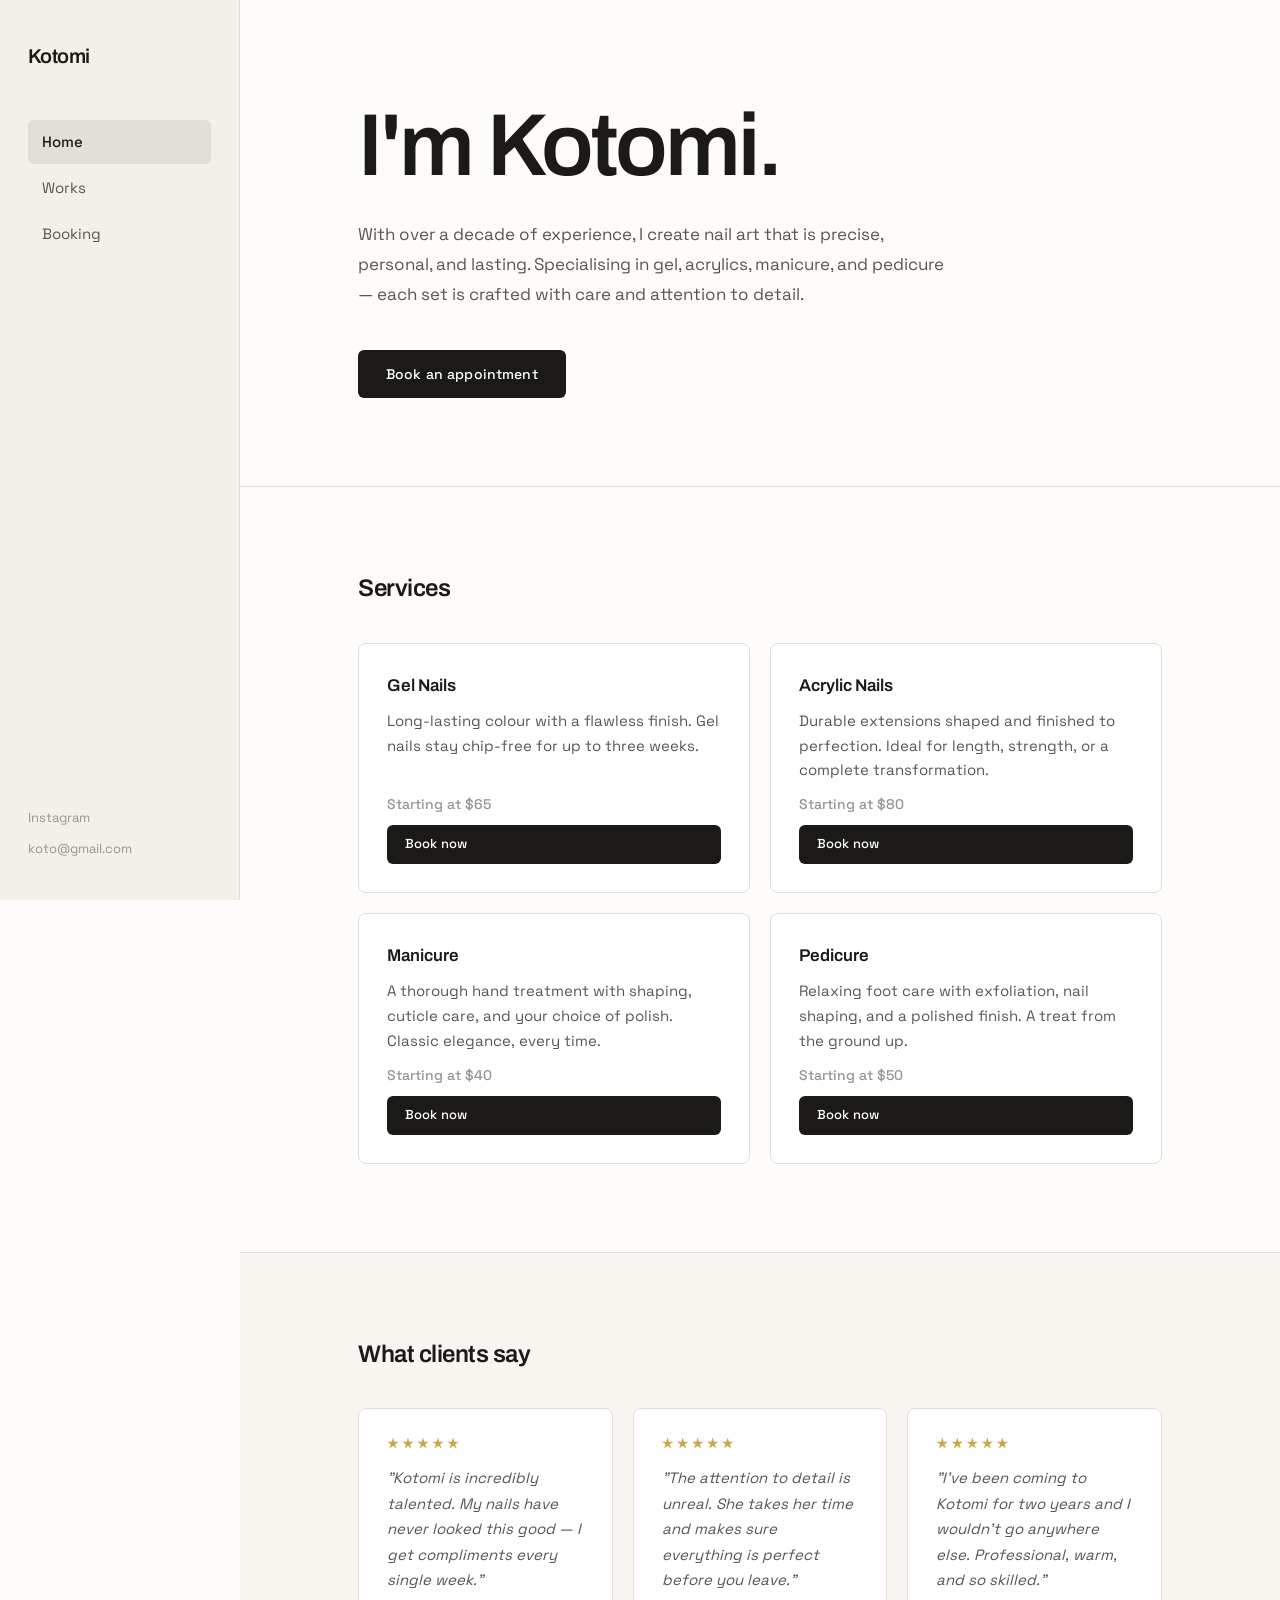
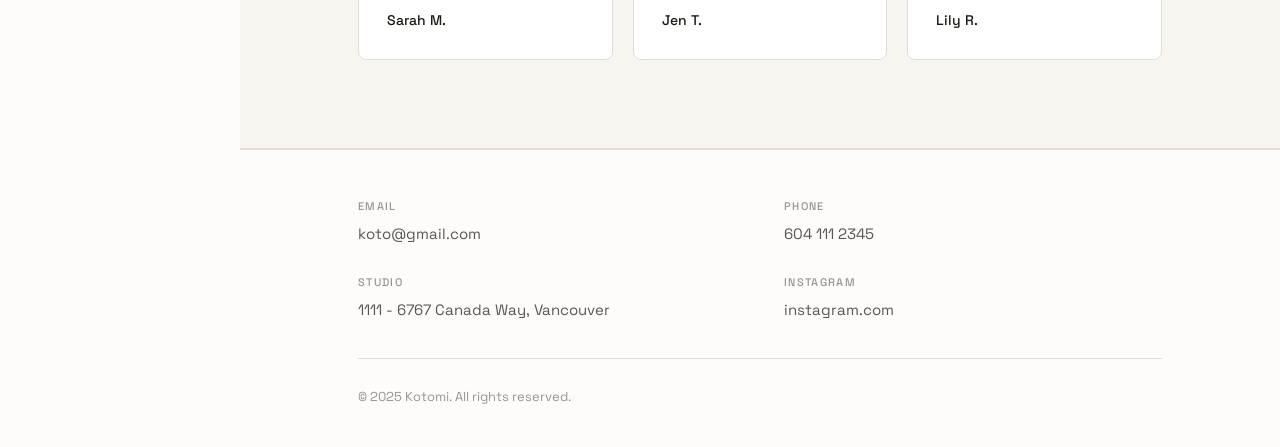
<file: index.html>
<!DOCTYPE html>
<html lang="en">
<head>
  <meta charset="UTF-8">
  <meta name="viewport" content="width=device-width, initial-scale=1.0">
  <meta name="description" content="Kotomi — Nail artist specialising in gel, acrylics, manicure, and pedicure in Vancouver.">
  <title>Kotomi — Nail Artist</title>
  <link rel="preconnect" href="https://fonts.googleapis.com">
  <link rel="preconnect" href="https://fonts.gstatic.com" crossorigin>
  <link rel="stylesheet" href="css/style.css">
</head>
<body>

  <!-- Sidebar (desktop) -->
  <aside class="sidebar" role="navigation" aria-label="Main navigation">
    <a href="index.html" class="sidebar-brand">Kotomi</a>
    <nav class="sidebar-nav">
      <a href="index.html"   class="nav-link" data-page="home">Home</a>
      <a href="works.html"   class="nav-link" data-page="works">Works</a>
      <a href="booking.html" class="nav-link" data-page="booking">Booking</a>
    </nav>
    <div class="sidebar-footer">
      <a href="https://instagram.com" target="_blank" rel="noopener noreferrer" class="sidebar-social">Instagram</a>
      <a href="mailto:koto@gmail.com" class="sidebar-social">koto@gmail.com</a>
    </div>
  </aside>

  <!-- Mobile Header -->
  <header class="mobile-header">
    <a href="index.html" class="mobile-brand">Kotomi</a>
    <button class="hamburger-btn" id="hamburgerBtn"
            aria-label="Open navigation" aria-expanded="false" aria-controls="navOverlay">
      <span class="hamburger-line"></span>
      <span class="hamburger-line"></span>
      <span class="hamburger-line"></span>
    </button>
  </header>

  <!-- Mobile Nav Overlay -->
  <div class="nav-overlay" id="navOverlay"
       role="dialog" aria-modal="true" aria-label="Navigation" aria-hidden="true">
    <nav class="overlay-nav">
      <a href="index.html"   class="overlay-link" data-page="home">Home</a>
      <a href="works.html"   class="overlay-link" data-page="works">Works</a>
      <a href="booking.html" class="overlay-link" data-page="booking">Booking</a>
    </nav>
    <div class="overlay-footer">
      <a href="https://instagram.com" target="_blank" rel="noopener noreferrer" class="overlay-social">Instagram</a>
      <a href="mailto:koto@gmail.com" class="overlay-social">koto@gmail.com</a>
    </div>
  </div>

  <!-- Main Content -->
  <div class="main-wrapper">
    <main>

      <!-- Hero -->
      <section class="hero-section">
        <div class="page-content">
          <h1 class="hero-heading">I'm Kotomi.</h1>
          <p class="hero-sub">With over a decade of experience, I create nail art that is precise, personal, and lasting. Specialising in gel, acrylics, manicure, and pedicure — each set is crafted with care and attention to detail.</p>
          <a href="booking.html" class="btn">Book an appointment</a>
        </div>
      </section>

      <div class="divider"></div>

      <!-- Services -->
      <section class="section">
        <div class="page-content">
          <h2 class="section-heading">Services</h2>
          <div class="services-grid">

            <div class="service-card">
              <p class="service-name">Gel Nails</p>
              <p class="service-desc">Long-lasting colour with a flawless finish. Gel nails stay chip-free for up to three weeks.</p>
              <p class="service-price">Starting at $65</p>
              <a href="booking.html" class="btn btn-sm">Book now</a>
            </div>

            <div class="service-card">
              <p class="service-name">Acrylic Nails</p>
              <p class="service-desc">Durable extensions shaped and finished to perfection. Ideal for length, strength, or a complete transformation.</p>
              <p class="service-price">Starting at $80</p>
              <a href="booking.html" class="btn btn-sm">Book now</a>
            </div>

            <div class="service-card">
              <p class="service-name">Manicure</p>
              <p class="service-desc">A thorough hand treatment with shaping, cuticle care, and your choice of polish. Classic elegance, every time.</p>
              <p class="service-price">Starting at $40</p>
              <a href="booking.html" class="btn btn-sm">Book now</a>
            </div>

            <div class="service-card">
              <p class="service-name">Pedicure</p>
              <p class="service-desc">Relaxing foot care with exfoliation, nail shaping, and a polished finish. A treat from the ground up.</p>
              <p class="service-price">Starting at $50</p>
              <a href="booking.html" class="btn btn-sm">Book now</a>
            </div>

          </div>
        </div>
      </section>

      <!-- Reviews -->
      <section class="section reviews-bg">
        <div class="page-content">
          <h2 class="section-heading">What clients say</h2>
          <div class="reviews-grid">

            <article class="review-card">
              <div class="stars" aria-label="5 out of 5 stars">
                <span class="star"></span>
                <span class="star"></span>
                <span class="star"></span>
                <span class="star"></span>
                <span class="star"></span>
              </div>
              <p class="review-quote">"Kotomi is incredibly talented. My nails have never looked this good — I get compliments every single week."</p>
              <p class="review-author">Sarah M.</p>
            </article>

            <article class="review-card">
              <div class="stars" aria-label="5 out of 5 stars">
                <span class="star"></span>
                <span class="star"></span>
                <span class="star"></span>
                <span class="star"></span>
                <span class="star"></span>
              </div>
              <p class="review-quote">"The attention to detail is unreal. She takes her time and makes sure everything is perfect before you leave."</p>
              <p class="review-author">Jen T.</p>
            </article>

            <article class="review-card">
              <div class="stars" aria-label="5 out of 5 stars">
                <span class="star"></span>
                <span class="star"></span>
                <span class="star"></span>
                <span class="star"></span>
                <span class="star"></span>
              </div>
              <p class="review-quote">"I've been coming to Kotomi for two years and I wouldn't go anywhere else. Professional, warm, and so skilled."</p>
              <p class="review-author">Lily R.</p>
            </article>

          </div>
        </div>
      </section>

    </main>

    <!-- Footer -->
    <footer class="site-footer">
      <div class="footer-inner">
        <div class="footer-grid">
          <div>
            <p class="footer-label">Email</p>
            <p class="footer-value"><a href="mailto:koto@gmail.com">koto@gmail.com</a></p>
          </div>
          <div>
            <p class="footer-label">Phone</p>
            <p class="footer-value"><a href="tel:6041112345">604 111 2345</a></p>
          </div>
          <div>
            <p class="footer-label">Studio</p>
            <p class="footer-value">1111 - 6767 Canada Way, Vancouver</p>
          </div>
          <div>
            <p class="footer-label">Instagram</p>
            <p class="footer-value"><a href="https://instagram.com" target="_blank" rel="noopener noreferrer">instagram.com</a></p>
          </div>
        </div>
        <p class="footer-copy">© 2025 Kotomi. All rights reserved.</p>
      </div>
    </footer>

  </div><!-- /.main-wrapper -->

  <script src="js/main.js"></script>
</body>
</html>
</file>
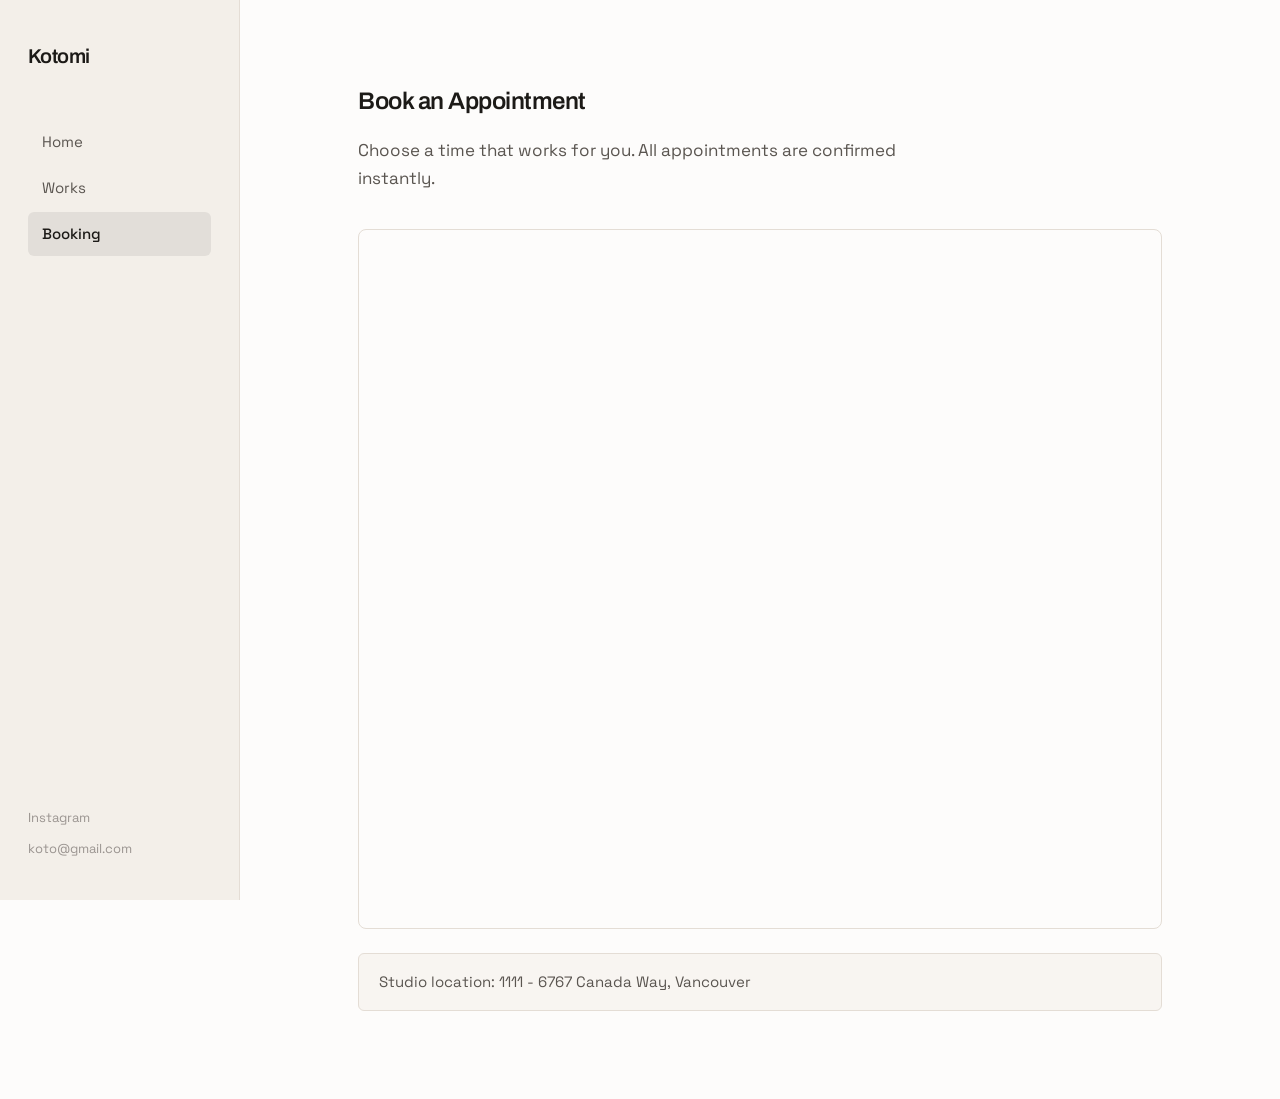
<file: booking.html>
<!DOCTYPE html>
<html lang="en">
<head>
  <meta charset="UTF-8">
  <meta name="viewport" content="width=device-width, initial-scale=1.0">
  <meta name="description" content="Book an appointment with Kotomi — nail artist in Vancouver.">
  <title>Booking — Kotomi</title>
  <link rel="preconnect" href="https://fonts.googleapis.com">
  <link rel="preconnect" href="https://fonts.gstatic.com" crossorigin>
  <link rel="stylesheet" href="css/style.css">
</head>
<body>

  <!-- Sidebar (desktop) -->
  <aside class="sidebar" role="navigation" aria-label="Main navigation">
    <a href="index.html" class="sidebar-brand">Kotomi</a>
    <nav class="sidebar-nav">
      <a href="index.html"   class="nav-link" data-page="home">Home</a>
      <a href="works.html"   class="nav-link" data-page="works">Works</a>
      <a href="booking.html" class="nav-link" data-page="booking">Booking</a>
    </nav>
    <div class="sidebar-footer">
      <a href="https://instagram.com" target="_blank" rel="noopener noreferrer" class="sidebar-social">Instagram</a>
      <a href="mailto:koto@gmail.com" class="sidebar-social">koto@gmail.com</a>
    </div>
  </aside>

  <!-- Mobile Header -->
  <header class="mobile-header">
    <a href="index.html" class="mobile-brand">Kotomi</a>
    <button class="hamburger-btn" id="hamburgerBtn"
            aria-label="Open navigation" aria-expanded="false" aria-controls="navOverlay">
      <span class="hamburger-line"></span>
      <span class="hamburger-line"></span>
      <span class="hamburger-line"></span>
    </button>
  </header>

  <!-- Mobile Nav Overlay -->
  <div class="nav-overlay" id="navOverlay"
       role="dialog" aria-modal="true" aria-label="Navigation" aria-hidden="true">
    <nav class="overlay-nav">
      <a href="index.html"   class="overlay-link" data-page="home">Home</a>
      <a href="works.html"   class="overlay-link" data-page="works">Works</a>
      <a href="booking.html" class="overlay-link" data-page="booking">Booking</a>
    </nav>
    <div class="overlay-footer">
      <a href="https://instagram.com" target="_blank" rel="noopener noreferrer" class="overlay-social">Instagram</a>
      <a href="mailto:koto@gmail.com" class="overlay-social">koto@gmail.com</a>
    </div>
  </div>

  <!-- Main Content -->
  <div class="main-wrapper">
    <main>
      <section class="section">
        <div class="page-content">

          <h1 class="section-heading">Book an Appointment</h1>
          <p class="booking-intro">Choose a time that works for you. All appointments are confirmed instantly.</p>

          <!-- Replace "kotomi" in the Cal.com embed URL below with your actual Cal.com username -->
          <div id="cal-booking"></div>

          <p class="booking-address">Studio location: 1111 - 6767 Canada Way, Vancouver</p>

        </div>
      </section>
    </main>
  </div><!-- /.main-wrapper -->

  <script src="js/main.js"></script>

  <!-- Replace "kotomi" in the Cal.com embed URL below with your actual Cal.com username -->
  <script>
    (function (C, A, L) {
      var p = function (a, ar) { a.q.push(ar); };
      var d = C.document;
      C.Cal = C.Cal || function () {
        var cal = C.Cal;
        var ar = arguments;
        if (!cal.loaded) {
          cal.ns = {};
          cal.q = cal.q || [];
          d.head.appendChild(d.createElement('script')).src = A;
          cal.loaded = true;
        }
        if (ar[0] === L) {
          var api = function () { p(api, arguments); };
          var namespace = ar[1];
          api.q = api.q || [];
          typeof namespace === 'string' ? (cal.ns[namespace] = api) && p(api, ar) : p(cal, ar);
          return;
        }
        p(cal, ar);
      };
    })(window, 'https://app.cal.com/embed/embed.js', 'init');

    Cal('init', { origin: 'https://cal.com' });
    Cal('inline', {
      elementOrSelector: '#cal-booking',
      calLink: 'kotomi',
      layout: 'month_view'
    });
  </script>

</body>
</html>
</file>
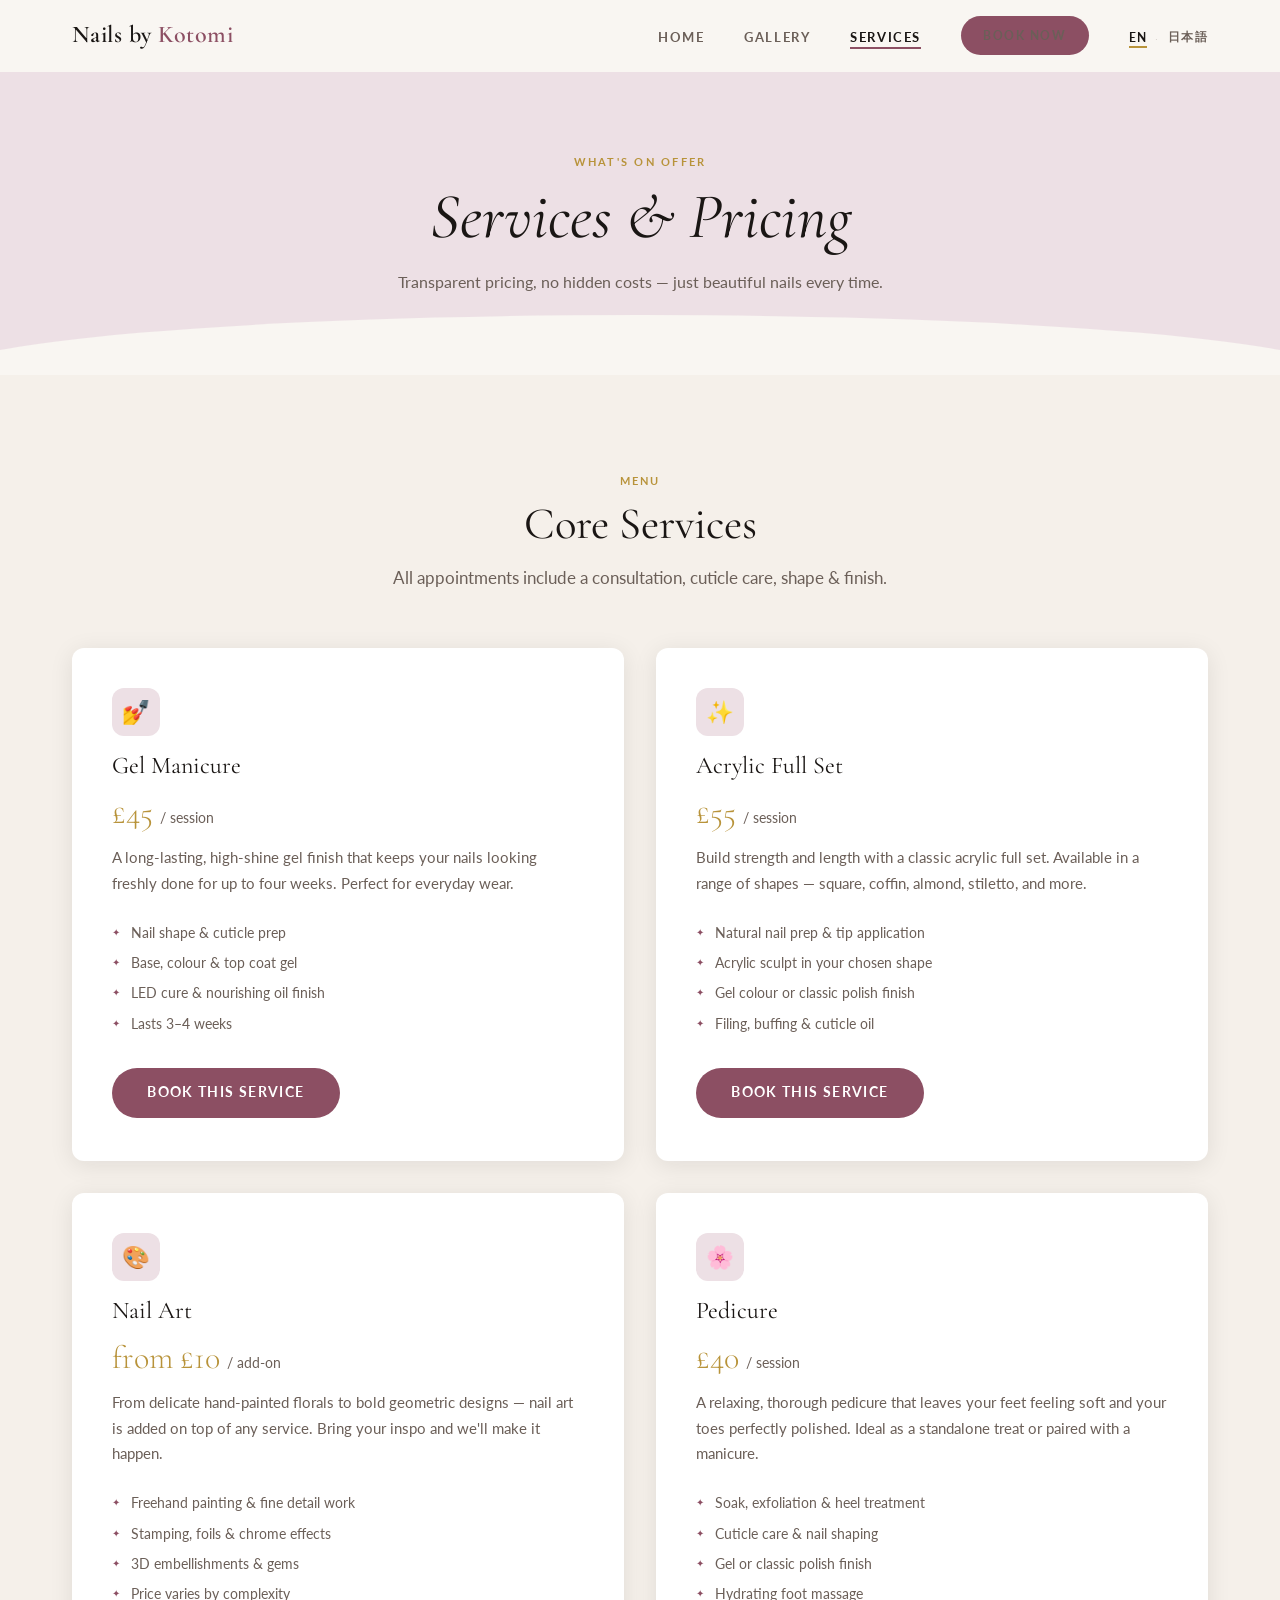
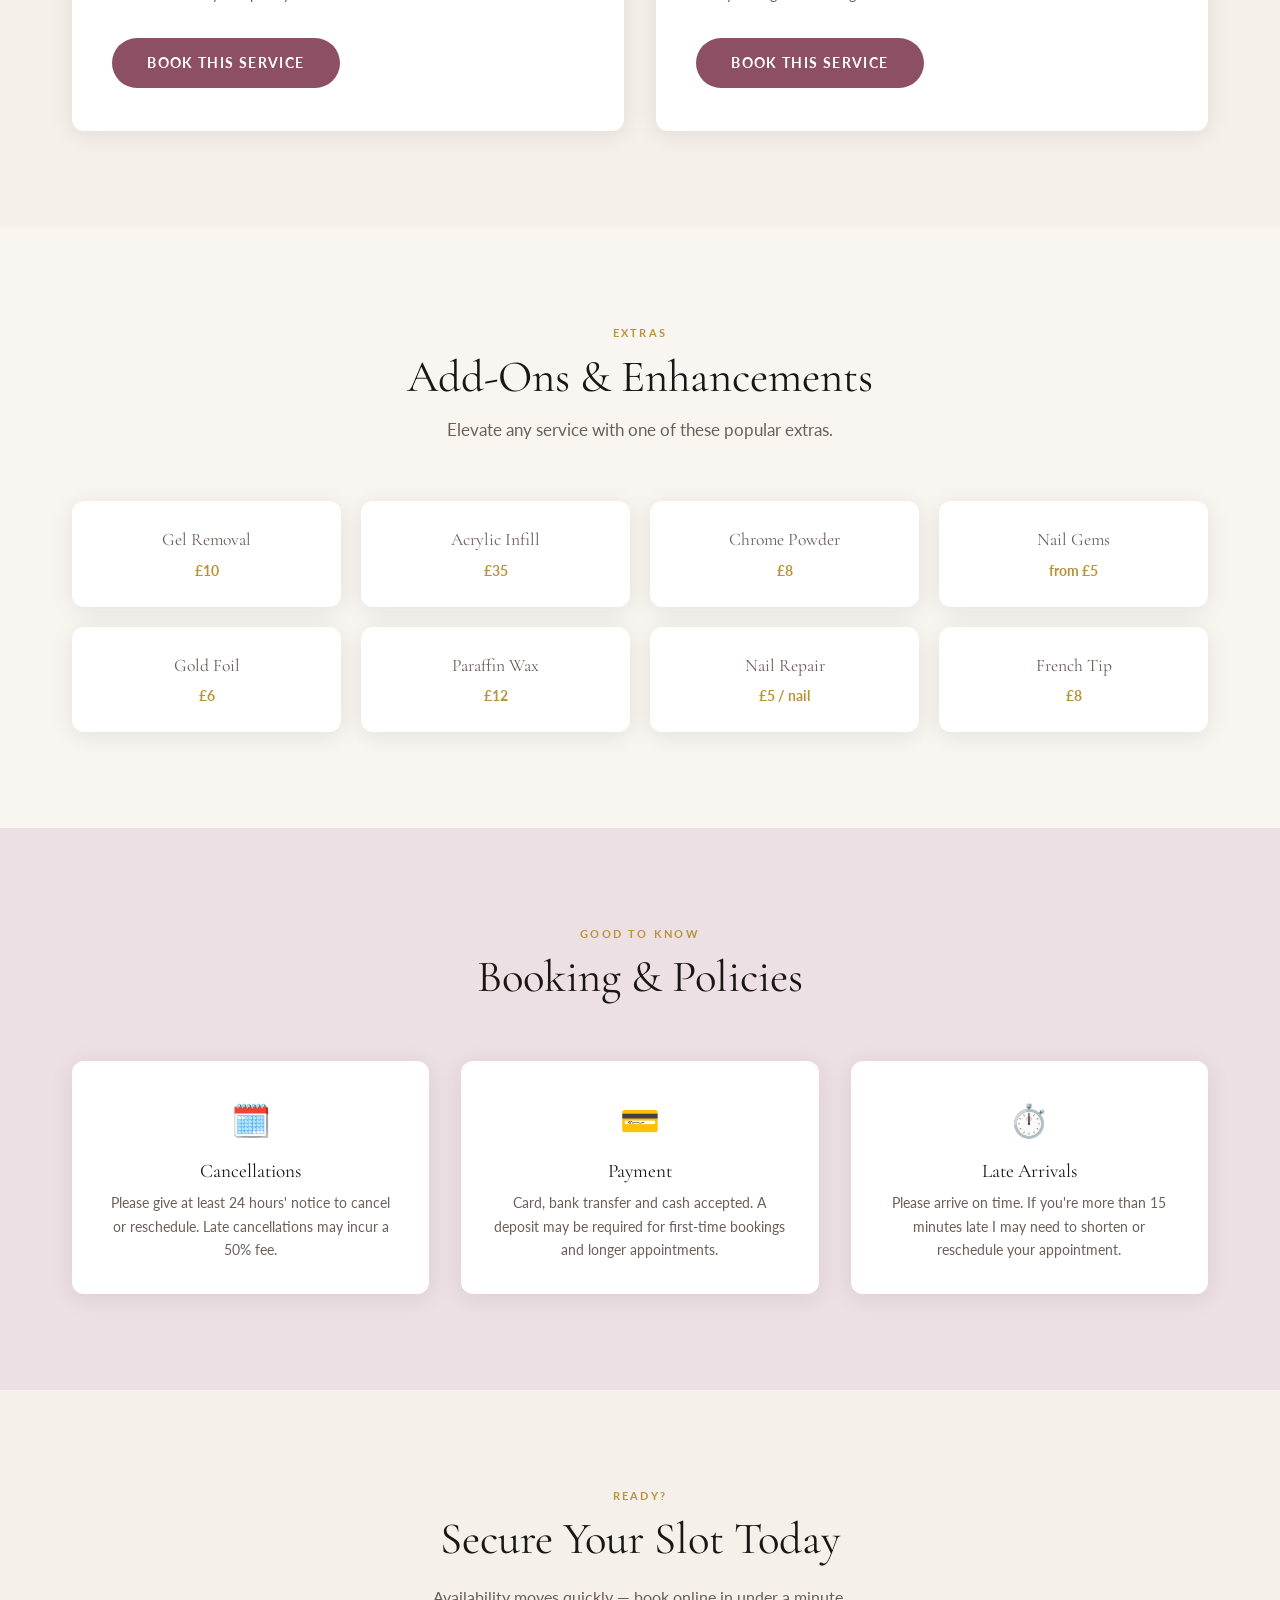
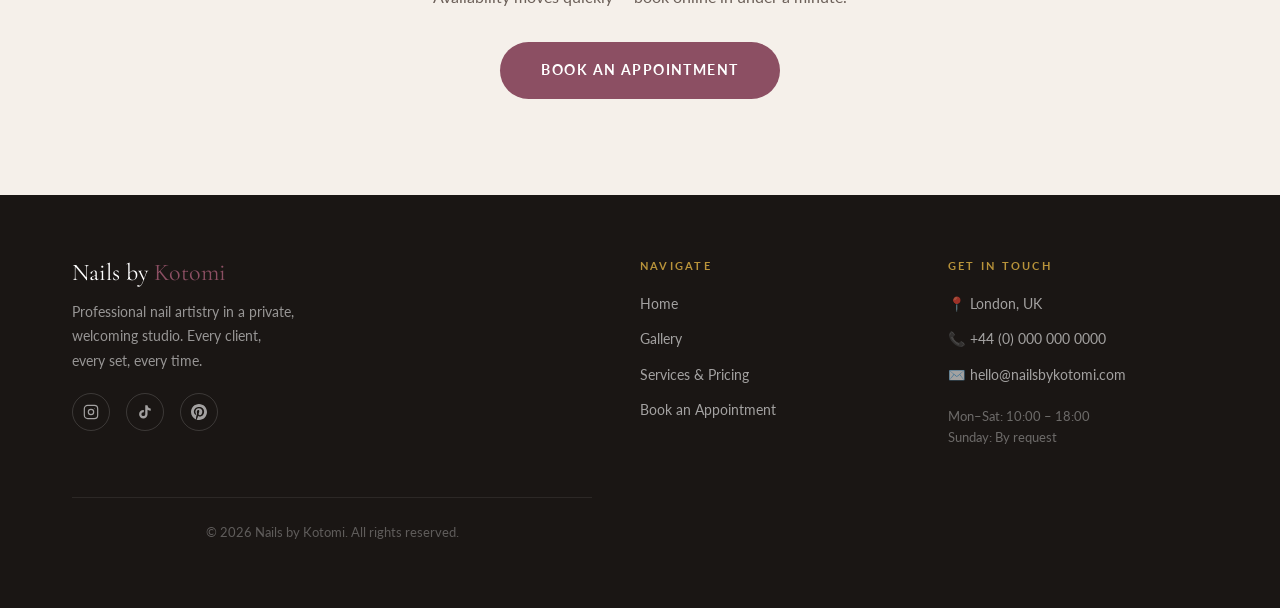
<file: services.html>
<!DOCTYPE html>
<html lang="en" data-lang="en">
<head>
  <meta charset="UTF-8" />
  <meta name="viewport" content="width=device-width, initial-scale=1.0" />
  <meta name="description" content="Nails by Kotomi — Services &amp; Pricing. Gel manicures from £45, acrylic full sets from £55, bespoke nail art and luxury pedicures." />
  <title>Services &amp; Pricing — Nails by Kotomi</title>
  <link rel="stylesheet" href="styles.css" />
  <link rel="preconnect" href="https://fonts.googleapis.com" />
  <link rel="preconnect" href="https://fonts.gstatic.com" crossorigin />
</head>
<body id="page-services">

  <!-- ════════════════════════════════════════
       NAVIGATION
  ════════════════════════════════════════ -->
  <nav class="nav" id="main-nav" role="navigation" aria-label="Main navigation">
    <div class="container nav__inner">
      <a href="index.html" class="nav__logo" aria-label="Nails by Kotomi — home">
        Nails by <span>Kotomi</span>
      </a>
      <ul class="nav__links" role="list">
        <li><a href="index.html" data-i18n="nav.home">Home</a></li>
        <li><a href="gallery.html" data-i18n="nav.gallery">Gallery</a></li>
        <li><a href="services.html" class="active" data-i18n="nav.services">Services</a></li>
        <li><a href="booking.html" class="btn btn--primary" data-i18n="nav.bookNow">Book Now</a></li>
        <li>
          <button class="lang-toggle" aria-label="Switch language">
            <span class="lang-toggle__en">EN</span>
            <span class="lang-toggle__sep">·</span>
            <span class="lang-toggle__ja">日本語</span>
          </button>
        </li>
      </ul>
      <button class="nav__toggle" id="nav-toggle" aria-label="Toggle menu" aria-expanded="false">
        <span></span><span></span><span></span>
      </button>
    </div>
    <div class="nav__mobile" id="nav-mobile" role="menu">
      <a href="index.html" role="menuitem" data-i18n="nav.home">Home</a>
      <a href="gallery.html" role="menuitem" data-i18n="nav.gallery">Gallery</a>
      <a href="services.html" role="menuitem" data-i18n="nav.mobileServices">Services &amp; Pricing</a>
      <a href="booking.html" role="menuitem" data-i18n="nav.mobileBook">Book an Appointment</a>
      <button class="lang-toggle" aria-label="Switch language">
        <span class="lang-toggle__en">EN</span>
        <span class="lang-toggle__sep">·</span>
        <span class="lang-toggle__ja">日本語</span>
      </button>
    </div>
  </nav>


  <!-- ════════════════════════════════════════
       PAGE HERO
  ════════════════════════════════════════ -->
  <header class="page-hero" aria-label="Services page header">
    <div class="container">
      <span class="section-eyebrow" data-i18n="services.heroEyebrow">What's on Offer</span>
      <h1 data-i18n="services.heroTitle">Services &amp; Pricing</h1>
      <p data-i18n="services.heroP">Transparent pricing, no hidden costs — just beautiful nails every time.</p>
    </div>
  </header>


  <!-- ════════════════════════════════════════
       MAIN SERVICES
  ════════════════════════════════════════ -->
  <section class="section section--cream" aria-labelledby="services-title">
    <div class="container">

      <header class="section-header">
        <span class="section-eyebrow" data-i18n="services.menuEyebrow">Menu</span>
        <h2 id="services-title" data-i18n="services.menuTitle">Core Services</h2>
        <p data-i18n="services.menuP">All appointments include a consultation, cuticle care, shape &amp; finish.</p>
      </header>

      <div class="services-grid" role="list">

        <!-- Gel Manicure -->
        <article class="service-card" role="listitem" aria-label="Gel Manicure service">
          <div class="service-card__icon" aria-hidden="true">💅</div>
          <h3 class="service-card__name" data-i18n="services.gel.name">Gel Manicure</h3>
          <p class="service-card__price">
            <span data-i18n="services.gel.price">£45</span> <small data-i18n="services.gel.unit">/ session</small>
          </p>
          <p class="service-card__desc" data-i18n="services.gel.desc">
            A long-lasting, high-shine gel finish that keeps your nails looking freshly done for up to four weeks. Perfect for everyday wear.
          </p>
          <ul class="service-card__includes" aria-label="Includes">
            <li data-i18n="services.gel.i1">Nail shape &amp; cuticle prep</li>
            <li data-i18n="services.gel.i2">Base, colour &amp; top coat gel</li>
            <li data-i18n="services.gel.i3">LED cure &amp; nourishing oil finish</li>
            <li data-i18n="services.gel.i4">Lasts 3–4 weeks</li>
          </ul>
          <a href="booking.html" class="btn btn--primary" data-i18n="services.gel.btn">Book This Service</a>
        </article>

        <!-- Acrylic Full Set -->
        <article class="service-card" role="listitem" aria-label="Acrylic Full Set service">
          <div class="service-card__icon" aria-hidden="true">✨</div>
          <h3 class="service-card__name" data-i18n="services.acrylic.name">Acrylic Full Set</h3>
          <p class="service-card__price">
            <span data-i18n="services.acrylic.price">£55</span> <small data-i18n="services.acrylic.unit">/ session</small>
          </p>
          <p class="service-card__desc" data-i18n="services.acrylic.desc">
            Build strength and length with a classic acrylic full set. Available in a range of shapes — square, coffin, almond, stiletto, and more.
          </p>
          <ul class="service-card__includes" aria-label="Includes">
            <li data-i18n="services.acrylic.i1">Natural nail prep &amp; tip application</li>
            <li data-i18n="services.acrylic.i2">Acrylic sculpt in your chosen shape</li>
            <li data-i18n="services.acrylic.i3">Gel colour or classic polish finish</li>
            <li data-i18n="services.acrylic.i4">Filing, buffing &amp; cuticle oil</li>
          </ul>
          <a href="booking.html" class="btn btn--primary" data-i18n="services.acrylic.btn">Book This Service</a>
        </article>

        <!-- Nail Art -->
        <article class="service-card" role="listitem" aria-label="Nail Art service">
          <div class="service-card__icon" aria-hidden="true">🎨</div>
          <h3 class="service-card__name" data-i18n="services.art.name">Nail Art</h3>
          <p class="service-card__price">
            <span data-i18n="services.art.price">from £10</span> <small data-i18n="services.art.unit">/ add-on</small>
          </p>
          <p class="service-card__desc" data-i18n="services.art.desc">
            From delicate hand-painted florals to bold geometric designs — nail art is added on top of any service. Bring your inspo and we'll make it happen.
          </p>
          <ul class="service-card__includes" aria-label="Includes">
            <li data-i18n="services.art.i1">Freehand painting &amp; fine detail work</li>
            <li data-i18n="services.art.i2">Stamping, foils &amp; chrome effects</li>
            <li data-i18n="services.art.i3">3D embellishments &amp; gems</li>
            <li data-i18n="services.art.i4">Price varies by complexity</li>
          </ul>
          <a href="booking.html" class="btn btn--primary" data-i18n="services.art.btn">Book This Service</a>
        </article>

        <!-- Pedicure -->
        <article class="service-card" role="listitem" aria-label="Pedicure service">
          <div class="service-card__icon" aria-hidden="true">🌸</div>
          <h3 class="service-card__name" data-i18n="services.pedicure.name">Pedicure</h3>
          <p class="service-card__price">
            <span data-i18n="services.pedicure.price">£40</span> <small data-i18n="services.pedicure.unit">/ session</small>
          </p>
          <p class="service-card__desc" data-i18n="services.pedicure.desc">
            A relaxing, thorough pedicure that leaves your feet feeling soft and your toes perfectly polished. Ideal as a standalone treat or paired with a manicure.
          </p>
          <ul class="service-card__includes" aria-label="Includes">
            <li data-i18n="services.pedicure.i1">Soak, exfoliation &amp; heel treatment</li>
            <li data-i18n="services.pedicure.i2">Cuticle care &amp; nail shaping</li>
            <li data-i18n="services.pedicure.i3">Gel or classic polish finish</li>
            <li data-i18n="services.pedicure.i4">Hydrating foot massage</li>
          </ul>
          <a href="booking.html" class="btn btn--primary" data-i18n="services.pedicure.btn">Book This Service</a>
        </article>

      </div>

    </div>
  </section>


  <!-- ════════════════════════════════════════
       ADD-ONS
  ════════════════════════════════════════ -->
  <section class="section" aria-labelledby="addons-title">
    <div class="container">

      <header class="section-header">
        <span class="section-eyebrow" data-i18n="services.addonsEyebrow">Extras</span>
        <h2 id="addons-title" data-i18n="services.addonsTitle">Add-Ons &amp; Enhancements</h2>
        <p data-i18n="services.addonsP">Elevate any service with one of these popular extras.</p>
      </header>

      <div class="addons-grid" role="list">
        <div class="addon-card" role="listitem">
          <p class="addon-card__name" data-i18n="services.addon1name">Gel Removal</p>
          <p class="addon-card__price" data-i18n="services.addon1price">£10</p>
        </div>
        <div class="addon-card" role="listitem">
          <p class="addon-card__name" data-i18n="services.addon2name">Acrylic Infill</p>
          <p class="addon-card__price" data-i18n="services.addon2price">£35</p>
        </div>
        <div class="addon-card" role="listitem">
          <p class="addon-card__name" data-i18n="services.addon3name">Chrome Powder</p>
          <p class="addon-card__price" data-i18n="services.addon3price">£8</p>
        </div>
        <div class="addon-card" role="listitem">
          <p class="addon-card__name" data-i18n="services.addon4name">Nail Gems</p>
          <p class="addon-card__price" data-i18n="services.addon4price">from £5</p>
        </div>
        <div class="addon-card" role="listitem">
          <p class="addon-card__name" data-i18n="services.addon5name">Gold Foil</p>
          <p class="addon-card__price" data-i18n="services.addon5price">£6</p>
        </div>
        <div class="addon-card" role="listitem">
          <p class="addon-card__name" data-i18n="services.addon6name">Paraffin Wax</p>
          <p class="addon-card__price" data-i18n="services.addon6price">£12</p>
        </div>
        <div class="addon-card" role="listitem">
          <p class="addon-card__name" data-i18n="services.addon7name">Nail Repair</p>
          <p class="addon-card__price" data-i18n="services.addon7price">£5 / nail</p>
        </div>
        <div class="addon-card" role="listitem">
          <p class="addon-card__name" data-i18n="services.addon8name">French Tip</p>
          <p class="addon-card__price" data-i18n="services.addon8price">£8</p>
        </div>
      </div>

    </div>
  </section>


  <!-- ════════════════════════════════════════
       POLICIES / INFO STRIP
  ════════════════════════════════════════ -->
  <section class="section section--pink" aria-labelledby="policies-title">
    <div class="container">

      <header class="section-header">
        <span class="section-eyebrow" data-i18n="services.policiesEyebrow">Good to Know</span>
        <h2 id="policies-title" data-i18n="services.policiesTitle">Booking &amp; Policies</h2>
      </header>

      <div style="display:grid; grid-template-columns: repeat(3,1fr); gap:2rem;">

        <div style="text-align:center; padding:2rem; background:var(--white); border-radius:var(--radius); box-shadow:var(--shadow);">
          <div style="font-size:2rem; margin-bottom:0.75rem;" aria-hidden="true">🗓️</div>
          <h4 style="font-family:'Cormorant Garamond',serif; font-size:1.2rem; margin-bottom:0.5rem;" data-i18n="services.cancelTitle">Cancellations</h4>
          <p style="font-size:0.88rem;" data-i18n="services.cancelP">Please give at least 24 hours' notice to cancel or reschedule. Late cancellations may incur a 50% fee.</p>
        </div>

        <div style="text-align:center; padding:2rem; background:var(--white); border-radius:var(--radius); box-shadow:var(--shadow);">
          <div style="font-size:2rem; margin-bottom:0.75rem;" aria-hidden="true">💳</div>
          <h4 style="font-family:'Cormorant Garamond',serif; font-size:1.2rem; margin-bottom:0.5rem;" data-i18n="services.paymentTitle">Payment</h4>
          <p style="font-size:0.88rem;" data-i18n="services.paymentP">Card, bank transfer and cash accepted. A deposit may be required for first-time bookings and longer appointments.</p>
        </div>

        <div style="text-align:center; padding:2rem; background:var(--white); border-radius:var(--radius); box-shadow:var(--shadow);">
          <div style="font-size:2rem; margin-bottom:0.75rem;" aria-hidden="true">⏱️</div>
          <h4 style="font-family:'Cormorant Garamond',serif; font-size:1.2rem; margin-bottom:0.5rem;" data-i18n="services.lateTitle">Late Arrivals</h4>
          <p style="font-size:0.88rem;" data-i18n="services.lateP">Please arrive on time. If you're more than 15 minutes late I may need to shorten or reschedule your appointment.</p>
        </div>

      </div>

    </div>
  </section>


  <!-- ════════════════════════════════════════
       BOOKING CTA
  ════════════════════════════════════════ -->
  <section class="section section--cream" aria-label="Booking call to action">
    <div class="container text-center">
      <span class="section-eyebrow" data-i18n="services.ctaEyebrow">Ready?</span>
      <h2 style="margin-bottom:1rem;" data-i18n="services.ctaTitle">Secure Your Slot Today</h2>
      <p style="margin-inline:auto; margin-bottom:2rem;" data-i18n="services.ctaP">
        Availability moves quickly — book online in under a minute.
      </p>
      <a href="booking.html" class="btn btn--primary" style="font-size:0.9rem; padding:1rem 2.6rem;" data-i18n="services.ctaBtn">
        Book an Appointment
      </a>
    </div>
  </section>


  <!-- ════════════════════════════════════════
       FOOTER
  ════════════════════════════════════════ -->
  <footer class="footer" role="contentinfo">
    <div class="container">
      <div class="footer__inner">
        <div class="footer__brand">
          <h3>Nails by <span>Kotomi</span></h3>
          <p data-i18n="footer.tagline">Professional nail artistry in a private, welcoming studio. Every client, every set, every time.</p>
          <div class="footer__socials" aria-label="Social media links">
            <a href="#" class="footer__social-icon" aria-label="Instagram" rel="noopener">
              <svg width="16" height="16" viewBox="0 0 24 24" fill="none" stroke="currentColor" stroke-width="1.8" stroke-linecap="round" stroke-linejoin="round" aria-hidden="true">
                <rect x="2" y="2" width="20" height="20" rx="5" ry="5"/>
                <circle cx="12" cy="12" r="4"/>
                <circle cx="17.5" cy="6.5" r="0.5" fill="currentColor" stroke="none"/>
              </svg>
            </a>
            <a href="#" class="footer__social-icon" aria-label="TikTok" rel="noopener">
              <svg width="16" height="16" viewBox="0 0 24 24" fill="currentColor" aria-hidden="true">
                <path d="M19.59 6.69a4.83 4.83 0 0 1-3.77-4.25V2h-3.45v13.67a2.89 2.89 0 0 1-2.88 2.5 2.89 2.89 0 0 1-2.89-2.89 2.89 2.89 0 0 1 2.89-2.89c.28 0 .54.04.79.1V9.01a6.33 6.33 0 0 0-.79-.05 6.34 6.34 0 0 0-6.34 6.34 6.34 6.34 0 0 0 6.34 6.34 6.34 6.34 0 0 0 6.33-6.34V8.69a8.18 8.18 0 0 0 4.78 1.52V6.75a4.85 4.85 0 0 1-1.01-.06z"/>
              </svg>
            </a>
            <a href="#" class="footer__social-icon" aria-label="Pinterest" rel="noopener">
              <svg width="16" height="16" viewBox="0 0 24 24" fill="currentColor" aria-hidden="true">
                <path d="M12 0C5.373 0 0 5.373 0 12c0 5.084 3.163 9.426 7.627 11.174-.105-.949-.2-2.405.042-3.441.218-.937 1.407-5.965 1.407-5.965s-.359-.719-.359-1.782c0-1.668.967-2.914 2.171-2.914 1.023 0 1.518.769 1.518 1.69 0 1.029-.655 2.568-.994 3.995-.283 1.194.599 2.169 1.777 2.169 2.133 0 3.772-2.249 3.772-5.495 0-2.873-2.064-4.882-5.012-4.882-3.414 0-5.418 2.561-5.418 5.207 0 1.031.397 2.138.893 2.738a.36.36 0 0 1 .083.345l-.333 1.36c-.053.22-.174.267-.402.161-1.499-.698-2.436-2.889-2.436-4.649 0-3.785 2.75-7.262 7.929-7.262 4.163 0 7.398 2.967 7.398 6.931 0 4.136-2.607 7.464-6.227 7.464-1.216 0-2.359-.632-2.75-1.378l-.748 2.853c-.271 1.043-1.002 2.35-1.492 3.146C9.57 23.812 10.763 24 12 24c6.627 0 12-5.373 12-12S18.627 0 12 0z"/>
              </svg>
            </a>
          </div>
        </div>
        <div class="footer__col">
          <h4 data-i18n="footer.navigate">Navigate</h4>
          <ul role="list">
            <li><a href="index.html" data-i18n="footer.home">Home</a></li>
            <li><a href="gallery.html" data-i18n="footer.gallery">Gallery</a></li>
            <li><a href="services.html" data-i18n="footer.servicesLink">Services &amp; Pricing</a></li>
            <li><a href="booking.html" data-i18n="footer.bookLink">Book an Appointment</a></li>
          </ul>
        </div>
        <div class="footer__col">
          <h4 data-i18n="footer.contact">Get in Touch</h4>
          <ul role="list">
            <li>📍 London, UK</li>
            <li>📞 +44 (0) 000 000 0000</li>
            <li>✉️ hello@nailsbykotomi.com</li>
            <li style="margin-top:0.5rem; font-size:0.8rem; opacity:0.6;" data-i18n-html="footer.hours">
              Mon–Sat: 10:00 – 18:00<br />Sunday: By request
            </li>
          </ul>
        </div>
      </div>
      <p class="footer__bottom">
        &copy; <span id="footer-year"></span> <span data-i18n="footer.copyright">Nails by Kotomi. All rights reserved.</span>
      </p>
    </div>
  </footer>

  <script src="content.js"></script>
  <script src="script.js"></script>
</body>
</html>
</file>
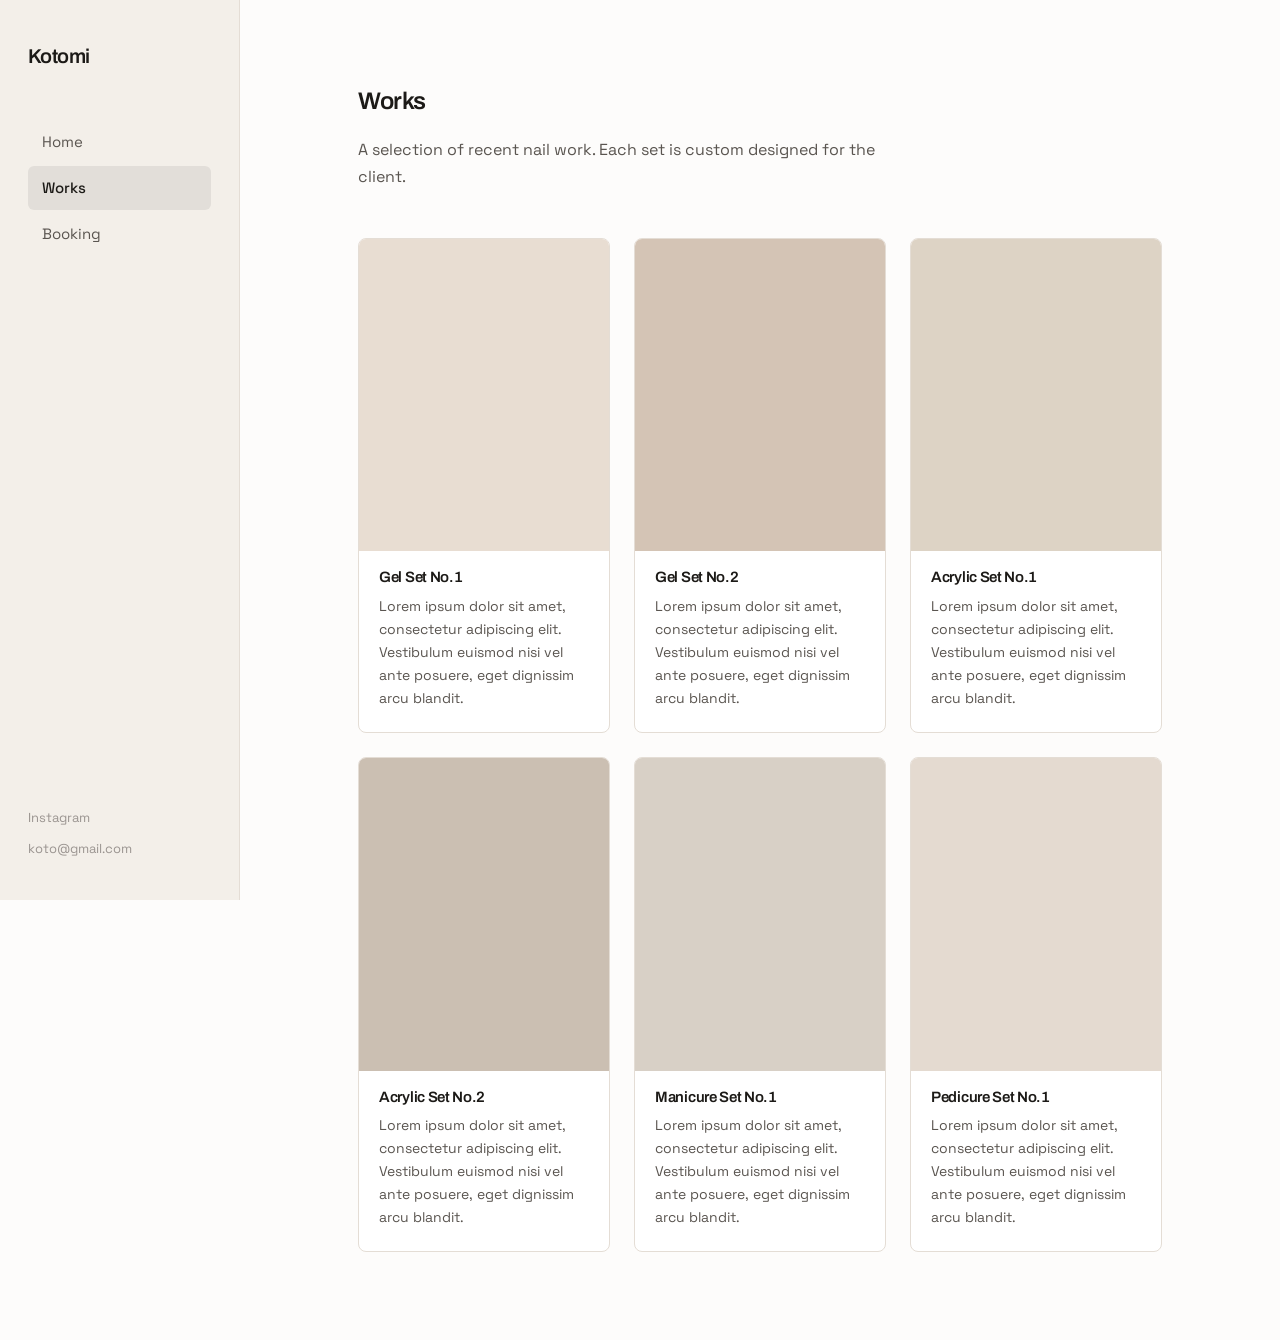
<file: works.html>
<!DOCTYPE html>
<html lang="en">
<head>
  <meta charset="UTF-8">
  <meta name="viewport" content="width=device-width, initial-scale=1.0">
  <meta name="description" content="Kotomi — A selection of recent nail work, each set custom designed.">
  <title>Works — Kotomi</title>
  <link rel="preconnect" href="https://fonts.googleapis.com">
  <link rel="preconnect" href="https://fonts.gstatic.com" crossorigin>
  <link rel="stylesheet" href="css/style.css">
</head>
<body>

  <!-- Sidebar (desktop) -->
  <aside class="sidebar" role="navigation" aria-label="Main navigation">
    <a href="index.html" class="sidebar-brand">Kotomi</a>
    <nav class="sidebar-nav">
      <a href="index.html"   class="nav-link" data-page="home">Home</a>
      <a href="works.html"   class="nav-link" data-page="works">Works</a>
      <a href="booking.html" class="nav-link" data-page="booking">Booking</a>
    </nav>
    <div class="sidebar-footer">
      <a href="https://instagram.com" target="_blank" rel="noopener noreferrer" class="sidebar-social">Instagram</a>
      <a href="mailto:koto@gmail.com" class="sidebar-social">koto@gmail.com</a>
    </div>
  </aside>

  <!-- Mobile Header -->
  <header class="mobile-header">
    <a href="index.html" class="mobile-brand">Kotomi</a>
    <button class="hamburger-btn" id="hamburgerBtn"
            aria-label="Open navigation" aria-expanded="false" aria-controls="navOverlay">
      <span class="hamburger-line"></span>
      <span class="hamburger-line"></span>
      <span class="hamburger-line"></span>
    </button>
  </header>

  <!-- Mobile Nav Overlay -->
  <div class="nav-overlay" id="navOverlay"
       role="dialog" aria-modal="true" aria-label="Navigation" aria-hidden="true">
    <nav class="overlay-nav">
      <a href="index.html"   class="overlay-link" data-page="home">Home</a>
      <a href="works.html"   class="overlay-link" data-page="works">Works</a>
      <a href="booking.html" class="overlay-link" data-page="booking">Booking</a>
    </nav>
    <div class="overlay-footer">
      <a href="https://instagram.com" target="_blank" rel="noopener noreferrer" class="overlay-social">Instagram</a>
      <a href="mailto:koto@gmail.com" class="overlay-social">koto@gmail.com</a>
    </div>
  </div>

  <!-- Main Content -->
  <div class="main-wrapper">
    <main>
      <section class="section">
        <div class="page-content">

          <h1 class="section-heading">Works</h1>
          <p class="works-intro">A selection of recent nail work. Each set is custom designed for the client.</p>

          <div class="works-grid">

            <article class="work-card">
              <!-- To replace this image: upload your photo to the /images folder in your GitHub repository, then change the src below to images/work-1.jpg -->
              <img class="work-placeholder"
                   src="data:image/svg+xml,%3Csvg xmlns='http://www.w3.org/2000/svg' width='800' height='1000'%3E%3Crect width='800' height='1000' fill='%23e8ddd2'/%3E%3C/svg%3E"
                   alt="Gel Set No.1 — nail art by Kotomi">
              <div class="work-card-body">
                <h2 class="work-title">Gel Set No.1</h2>
                <p class="work-desc">Lorem ipsum dolor sit amet, consectetur adipiscing elit. Vestibulum euismod nisi vel ante posuere, eget dignissim arcu blandit.</p>
              </div>
            </article>

            <article class="work-card">
              <!-- To replace this image: upload your photo to the /images folder in your GitHub repository, then change the src below to images/work-2.jpg -->
              <img class="work-placeholder"
                   src="data:image/svg+xml,%3Csvg xmlns='http://www.w3.org/2000/svg' width='800' height='1000'%3E%3Crect width='800' height='1000' fill='%23d4c4b5'/%3E%3C/svg%3E"
                   alt="Gel Set No.2 — nail art by Kotomi">
              <div class="work-card-body">
                <h2 class="work-title">Gel Set No.2</h2>
                <p class="work-desc">Lorem ipsum dolor sit amet, consectetur adipiscing elit. Vestibulum euismod nisi vel ante posuere, eget dignissim arcu blandit.</p>
              </div>
            </article>

            <article class="work-card">
              <!-- To replace this image: upload your photo to the /images folder in your GitHub repository, then change the src below to images/work-3.jpg -->
              <img class="work-placeholder"
                   src="data:image/svg+xml,%3Csvg xmlns='http://www.w3.org/2000/svg' width='800' height='1000'%3E%3Crect width='800' height='1000' fill='%23ddd3c5'/%3E%3C/svg%3E"
                   alt="Acrylic Set No.1 — nail art by Kotomi">
              <div class="work-card-body">
                <h2 class="work-title">Acrylic Set No.1</h2>
                <p class="work-desc">Lorem ipsum dolor sit amet, consectetur adipiscing elit. Vestibulum euismod nisi vel ante posuere, eget dignissim arcu blandit.</p>
              </div>
            </article>

            <article class="work-card">
              <!-- To replace this image: upload your photo to the /images folder in your GitHub repository, then change the src below to images/work-4.jpg -->
              <img class="work-placeholder"
                   src="data:image/svg+xml,%3Csvg xmlns='http://www.w3.org/2000/svg' width='800' height='1000'%3E%3Crect width='800' height='1000' fill='%23cbbfb2'/%3E%3C/svg%3E"
                   alt="Acrylic Set No.2 — nail art by Kotomi">
              <div class="work-card-body">
                <h2 class="work-title">Acrylic Set No.2</h2>
                <p class="work-desc">Lorem ipsum dolor sit amet, consectetur adipiscing elit. Vestibulum euismod nisi vel ante posuere, eget dignissim arcu blandit.</p>
              </div>
            </article>

            <article class="work-card">
              <!-- To replace this image: upload your photo to the /images folder in your GitHub repository, then change the src below to images/work-5.jpg -->
              <img class="work-placeholder"
                   src="data:image/svg+xml,%3Csvg xmlns='http://www.w3.org/2000/svg' width='800' height='1000'%3E%3Crect width='800' height='1000' fill='%23d8d0c6'/%3E%3C/svg%3E"
                   alt="Manicure Set No.1 — nail art by Kotomi">
              <div class="work-card-body">
                <h2 class="work-title">Manicure Set No.1</h2>
                <p class="work-desc">Lorem ipsum dolor sit amet, consectetur adipiscing elit. Vestibulum euismod nisi vel ante posuere, eget dignissim arcu blandit.</p>
              </div>
            </article>

            <article class="work-card">
              <!-- To replace this image: upload your photo to the /images folder in your GitHub repository, then change the src below to images/work-6.jpg -->
              <img class="work-placeholder"
                   src="data:image/svg+xml,%3Csvg xmlns='http://www.w3.org/2000/svg' width='800' height='1000'%3E%3Crect width='800' height='1000' fill='%23e4dad0'/%3E%3C/svg%3E"
                   alt="Pedicure Set No.1 — nail art by Kotomi">
              <div class="work-card-body">
                <h2 class="work-title">Pedicure Set No.1</h2>
                <p class="work-desc">Lorem ipsum dolor sit amet, consectetur adipiscing elit. Vestibulum euismod nisi vel ante posuere, eget dignissim arcu blandit.</p>
              </div>
            </article>

          </div>
        </div>
      </section>
    </main>
  </div><!-- /.main-wrapper -->

  <script src="js/main.js"></script>

</body>
</html>
<!--
HOW TO REPLACE PLACEHOLDER IMAGES WITH YOUR OWN PHOTOS:

1. Prepare your photos — name them work-1.jpg through work-6.jpg
2. Go to your GitHub repository in the browser
3. Click on the /images folder
4. Click "Add file" > "Upload files"
5. Drag and drop your photos or click to browse
6. Click "Commit changes"
7. Your site will update automatically within 1-2 minutes

Tips:
- Keep photo file sizes under 500KB for fast loading (use squoosh.app to compress)
- Recommended dimensions: 800x1000px (portrait, 4:5 ratio)
- Supported formats: .jpg, .jpeg, .png, .webp
-->
</file>
<file: css/style.css>
@import url('https://fonts.googleapis.com/css2?family=Archivo:wght@300;400;500;600;700&family=Space+Grotesk:wght@300;400;500;600;700&display=swap');

/* ── Variables ── */
:root {
  --bg:             #fdfcfb;
  --bg-warm:        #f8f5f1;
  --sidebar-bg:     #f3efe9;
  --white:          #ffffff;
  --text-primary:   #1c1a17;
  --text-secondary: #5a5550;
  --text-muted:     #9a9490;
  --border:         #e4ddd5;
  --star:           #c9a84c;
  --btn-bg:         #1c1a17;
  --btn-hover:      #3a3530;
  --btn-text:       #ffffff;
  --card-shadow:    0 2px 16px rgba(0, 0, 0, 0.06);
  --card-shadow-lg: 0 8px 32px rgba(0, 0, 0, 0.10);
  --sidebar-w:      240px;
  --header-h:       64px;
  --radius:         8px;
  --ease:           200ms ease;
}

/* ── Reset ── */
*, *::before, *::after { box-sizing: border-box; margin: 0; padding: 0; }

@media (prefers-reduced-motion: reduce) {
  *, *::before, *::after { animation-duration: 0.01ms !important; transition-duration: 0.01ms !important; }
  html { scroll-behavior: auto; }
}

html { scroll-behavior: smooth; }

body {
  font-family: 'Space Grotesk', sans-serif;
  font-size: 16px;
  line-height: 1.6;
  color: var(--text-primary);
  background: var(--bg);
  -webkit-font-smoothing: antialiased;
  overflow-x: hidden;
}

img { max-width: 100%; display: block; }
a   { color: inherit; text-decoration: none; }

h1, h2, h3, h4 {
  font-family: 'Archivo', sans-serif;
  line-height: 1.15;
  letter-spacing: -0.02em;
}


/* ════════════════════════════════════
   SIDEBAR (desktop)
════════════════════════════════════ */
.sidebar {
  display: none;
  position: fixed;
  top: 0; left: 0; bottom: 0;
  width: var(--sidebar-w);
  background: var(--sidebar-bg);
  border-right: 1px solid var(--border);
  flex-direction: column;
  padding: 40px 28px;
  z-index: 20;
}

.sidebar-brand {
  font-family: 'Archivo', sans-serif;
  font-size: 1.25rem;
  font-weight: 600;
  letter-spacing: -0.03em;
  color: var(--text-primary);
  display: block;
  margin-bottom: 48px;
}

.sidebar-nav {
  display: flex;
  flex-direction: column;
  gap: 2px;
  flex: 1;
}

.sidebar-nav .nav-link {
  display: block;
  padding: 10px 14px;
  border-radius: 6px;
  font-size: 0.9375rem;
  color: var(--text-secondary);
  cursor: pointer;
  transition: background var(--ease), color var(--ease);
}

.sidebar-nav .nav-link:hover            { background: rgba(0,0,0,0.05); color: var(--text-primary); }
.sidebar-nav .nav-link.active           { background: rgba(0,0,0,0.07); color: var(--text-primary); font-weight: 500; }

.sidebar-footer {
  display: flex;
  flex-direction: column;
  gap: 10px;
}

.sidebar-social {
  font-size: 0.8125rem;
  color: var(--text-muted);
  cursor: pointer;
  transition: color var(--ease);
}

.sidebar-social:hover { color: var(--text-secondary); }


/* ════════════════════════════════════
   MOBILE HEADER
════════════════════════════════════ */
.mobile-header {
  display: flex;
  align-items: center;
  justify-content: space-between;
  position: fixed;
  top: 0; left: 0; right: 0;
  height: var(--header-h);
  padding: 0 24px;
  background: var(--bg);
  border-bottom: 1px solid var(--border);
  z-index: 30;
}

.mobile-brand {
  font-family: 'Archivo', sans-serif;
  font-size: 1.125rem;
  font-weight: 600;
  letter-spacing: -0.02em;
  color: var(--text-primary);
}

.hamburger-btn {
  display: flex;
  flex-direction: column;
  justify-content: center;
  gap: 5.5px;
  width: 44px;
  height: 44px;
  padding: 10px;
  background: none;
  border: none;
  cursor: pointer;
  border-radius: 6px;
  transition: background var(--ease);
}

.hamburger-btn:hover { background: rgba(0,0,0,0.05); }

.hamburger-line {
  display: block;
  width: 22px;
  height: 1.5px;
  background: var(--text-primary);
  border-radius: 2px;
  transition: transform 260ms ease, opacity 260ms ease;
  transform-origin: center;
}

.hamburger-btn.is-open .hamburger-line:nth-child(1) { transform: translateY(7px) rotate(45deg); }
.hamburger-btn.is-open .hamburger-line:nth-child(2) { opacity: 0; transform: scaleX(0); }
.hamburger-btn.is-open .hamburger-line:nth-child(3) { transform: translateY(-7px) rotate(-45deg); }


/* ════════════════════════════════════
   NAV OVERLAY (mobile)
════════════════════════════════════ */
.nav-overlay {
  position: fixed;
  inset: 0;
  background: var(--bg);
  z-index: 25;
  display: flex;
  flex-direction: column;
  padding: calc(var(--header-h) + 48px) 36px 48px;
  opacity: 0;
  visibility: hidden;
  pointer-events: none;
  transition: opacity 280ms ease, visibility 280ms ease;
}

.nav-overlay.is-open {
  opacity: 1;
  visibility: visible;
  pointer-events: all;
}

.overlay-nav {
  display: flex;
  flex-direction: column;
  gap: 4px;
  flex: 1;
}

.overlay-link {
  font-family: 'Archivo', sans-serif;
  font-size: 2.25rem;
  font-weight: 500;
  letter-spacing: -0.03em;
  color: var(--text-muted);
  padding: 8px 0;
  cursor: pointer;
  transition: color var(--ease);
}

.overlay-link:hover,
.overlay-link.active { color: var(--text-primary); }

.overlay-footer {
  display: flex;
  flex-direction: column;
  gap: 10px;
  padding-top: 32px;
  border-top: 1px solid var(--border);
}

.overlay-social {
  font-size: 0.9375rem;
  color: var(--text-muted);
  cursor: pointer;
  transition: color var(--ease);
}

.overlay-social:hover { color: var(--text-secondary); }


/* ════════════════════════════════════
   RESPONSIVE LAYOUT SWITCH
════════════════════════════════════ */
@media (min-width: 1024px) {
  .sidebar       { display: flex; }
  .mobile-header { display: none; }
  .nav-overlay   { display: none !important; }
  .main-wrapper  { margin-left: var(--sidebar-w); }
}

@media (max-width: 1023px) {
  .main-wrapper { padding-top: var(--header-h); }
}


/* ════════════════════════════════════
   PAGE CONTAINER & SECTIONS
════════════════════════════════════ */
.page-content {
  max-width: 900px;
  margin: 0 auto;
  padding: 0 48px;
}

@media (max-width: 767px) {
  .page-content { padding: 0 24px; }
}

.section { padding: 88px 0; }

@media (max-width: 767px) {
  .section { padding: 60px 0; }
}

.section-heading {
  font-size: 1.5rem;
  font-weight: 600;
  color: var(--text-primary);
  margin-bottom: 40px;
}

.divider {
  height: 1px;
  background: var(--border);
}


/* ════════════════════════════════════
   BUTTONS
════════════════════════════════════ */
.btn {
  display: inline-block;
  padding: 13px 28px;
  background: var(--btn-bg);
  color: var(--btn-text);
  font-family: 'Space Grotesk', sans-serif;
  font-size: 0.875rem;
  font-weight: 500;
  letter-spacing: 0.01em;
  border-radius: 6px;
  border: none;
  cursor: pointer;
  transition: background var(--ease);
}

.btn:hover { background: var(--btn-hover); }

.btn:focus-visible {
  outline: 2px solid var(--text-primary);
  outline-offset: 3px;
}

.btn-sm { padding: 9px 18px; font-size: 0.8125rem; }


/* ════════════════════════════════════
   HOME — HERO
════════════════════════════════════ */
.hero-section {
  padding-top: 100px;
  padding-bottom: 88px;
}

@media (max-width: 767px) {
  .hero-section { padding-top: 72px; padding-bottom: 64px; }
}

.hero-heading {
  font-size: clamp(3.25rem, 9vw, 5.5rem);
  font-weight: 600;
  letter-spacing: -0.035em;
  line-height: 1.05;
  color: var(--text-primary);
  margin-bottom: 28px;
}

.hero-sub {
  font-size: 1.0625rem;
  color: var(--text-secondary);
  line-height: 1.75;
  max-width: 54ch;
  margin-bottom: 40px;
}


/* ════════════════════════════════════
   HOME — SERVICES
════════════════════════════════════ */
.services-grid {
  display: grid;
  grid-template-columns: 1fr 1fr;
  gap: 20px;
}

@media (max-width: 639px) {
  .services-grid { grid-template-columns: 1fr; }
}

.service-card {
  background: var(--white);
  border: 1px solid var(--border);
  border-radius: var(--radius);
  padding: 28px;
  display: flex;
  flex-direction: column;
  gap: 10px;
  transition: box-shadow var(--ease), transform var(--ease);
}

.service-card:hover {
  box-shadow: var(--card-shadow);
  transform: translateY(-2px);
}

.service-name {
  font-family: 'Archivo', sans-serif;
  font-size: 1.0625rem;
  font-weight: 600;
  color: var(--text-primary);
}

.service-desc {
  font-size: 0.9375rem;
  color: var(--text-secondary);
  line-height: 1.65;
  flex: 1;
}

.service-price {
  font-size: 0.875rem;
  color: var(--text-muted);
  font-weight: 500;
}


/* ════════════════════════════════════
   HOME — REVIEWS
════════════════════════════════════ */
.reviews-bg {
  background: var(--bg-warm);
  border-top: 1px solid var(--border);
  border-bottom: 1px solid var(--border);
}

.reviews-grid {
  display: grid;
  grid-template-columns: repeat(3, 1fr);
  gap: 20px;
}

@media (max-width: 767px) {
  .reviews-grid { grid-template-columns: 1fr; }
}

.review-card {
  background: var(--white);
  border: 1px solid var(--border);
  border-radius: var(--radius);
  padding: 28px;
}

.stars {
  display: flex;
  gap: 3px;
  margin-bottom: 16px;
}

.star {
  display: inline-block;
  width: 12px;
  height: 12px;
  background: var(--star);
  clip-path: polygon(50% 0%, 61% 35%, 98% 35%, 68% 57%, 79% 91%, 50% 70%, 21% 91%, 32% 57%, 2% 35%, 39% 35%);
}

.review-quote {
  font-size: 0.9375rem;
  color: var(--text-secondary);
  line-height: 1.7;
  font-style: italic;
  margin-bottom: 16px;
}

.review-author {
  font-size: 0.875rem;
  font-weight: 500;
  color: var(--text-primary);
}


/* ════════════════════════════════════
   HOME — FOOTER
════════════════════════════════════ */
.site-footer { border-top: 1px solid var(--border); }

.footer-inner {
  max-width: 900px;
  margin: 0 auto;
  padding: 48px 48px 40px;
}

@media (max-width: 767px) {
  .footer-inner { padding: 40px 24px 36px; }
}

.footer-grid {
  display: grid;
  grid-template-columns: repeat(2, 1fr);
  gap: 28px 48px;
  margin-bottom: 36px;
}

@media (max-width: 639px) {
  .footer-grid { grid-template-columns: 1fr; gap: 24px; }
}

.footer-label {
  font-size: 0.6875rem;
  font-weight: 500;
  text-transform: uppercase;
  letter-spacing: 0.12em;
  color: var(--text-muted);
  margin-bottom: 6px;
}

.footer-value {
  font-size: 0.9375rem;
  color: var(--text-secondary);
}

.footer-value a { transition: color var(--ease); }
.footer-value a:hover { color: var(--text-primary); }

.footer-copy {
  font-size: 0.8125rem;
  color: var(--text-muted);
  padding-top: 28px;
  border-top: 1px solid var(--border);
}


/* ════════════════════════════════════
   WORKS PAGE
════════════════════════════════════ */
.works-intro {
  font-size: 1rem;
  color: var(--text-secondary);
  line-height: 1.7;
  margin-bottom: 48px;
  max-width: 56ch;
  margin-top: -20px;
}

.works-grid {
  display: grid;
  grid-template-columns: repeat(3, 1fr);
  gap: 24px;
}

@media (max-width: 1023px) {
  .works-grid { grid-template-columns: repeat(2, 1fr); }
}

@media (max-width: 639px) {
  .works-grid { grid-template-columns: 1fr; }
}

.work-card {
  border-radius: var(--radius);
  overflow: hidden;
  background: var(--white);
  border: 1px solid var(--border);
  cursor: pointer;
  transition: box-shadow var(--ease), transform var(--ease);
}

.work-card:hover {
  box-shadow: var(--card-shadow-lg);
  transform: translateY(-4px);
}

.work-placeholder {
  width: 100%;
  aspect-ratio: 4 / 5;
  display: block;
  object-fit: cover;
}

.work-card-body {
  padding: 18px 20px 22px;
}

.work-title {
  font-family: 'Archivo', sans-serif;
  font-size: 0.9375rem;
  font-weight: 600;
  color: var(--text-primary);
  margin-bottom: 8px;
}

.work-desc {
  font-size: 0.875rem;
  color: var(--text-secondary);
  line-height: 1.65;
}


/* ════════════════════════════════════
   BOOKING PAGE
════════════════════════════════════ */
.booking-intro {
  font-size: 1.0625rem;
  color: var(--text-secondary);
  line-height: 1.7;
  margin-bottom: 36px;
  max-width: 52ch;
  margin-top: -20px;
}

#cal-booking {
  border-radius: var(--radius);
  border: 1px solid var(--border);
  overflow: hidden;
  min-height: 700px;
}

.booking-address {
  margin-top: 24px;
  padding: 16px 20px;
  background: var(--bg-warm);
  border: 1px solid var(--border);
  border-radius: 6px;
  font-size: 0.9375rem;
  color: var(--text-secondary);
}


/* ════════════════════════════════════
   FOCUS
════════════════════════════════════ */
a:focus-visible,
button:focus-visible {
  outline: 2px solid var(--text-primary);
  outline-offset: 3px;
  border-radius: 3px;
}
</file>
<file: styles.css>
/* ============================================================
   Nails by Kotomi — Global Stylesheet
   Palette:
     --rose:     #8c4f63  (deep mauve rose)
     --cream:    #f5f0ea  (warm ivory)
     --nude:     #d4bfb0  (cool taupe)
     --offwhite: #f9f6f2
     --gold:     #b8933a  (rich champagne gold)
   Fonts: Cormorant Garamond (headings), Lato (body)
   ============================================================ */

/* ── Google Fonts ── */
@import url('https://fonts.googleapis.com/css2?family=Cormorant+Garamond:ital,wght@0,300;0,400;0,600;1,300;1,400&family=Lato:wght@300;400;700&display=swap');

/* ── Custom Properties ── */
:root {
  --pink:      #8c4f63;
  --pink-light:#ede0e5;
  --cream:     #f5f0ea;
  --nude:      #d4bfb0;
  --offwhite:  #f9f6f2;
  --gold:      #b8933a;
  --gold-dark: #8f6e22;
  --text:      #1a1614;
  --text-muted:#6b5f58;
  --white:     #ffffff;
  --shadow:    0 4px 24px rgba(26, 22, 20, 0.09);
  --shadow-hover: 0 8px 36px rgba(26, 22, 20, 0.18);
  --radius:    12px;
  --transition: 0.3s ease;
  --nav-height: 72px;
  --max-width: 1200px;
}

/* ── Reset & Base ── */
*, *::before, *::after {
  box-sizing: border-box;
  margin: 0;
  padding: 0;
}

html {
  scroll-behavior: smooth;
  font-size: 16px;
}

body {
  font-family: 'Lato', sans-serif;
  font-weight: 400;
  color: var(--text);
  background-color: var(--offwhite);
  line-height: 1.7;
  -webkit-font-smoothing: antialiased;
}

img {
  display: block;
  max-width: 100%;
  height: auto;
}

a {
  color: inherit;
  text-decoration: none;
}

ul {
  list-style: none;
}

/* ── Typography ── */
h1, h2, h3, h4 {
  font-family: 'Cormorant Garamond', serif;
  font-weight: 400;
  line-height: 1.2;
  color: var(--text);
}

h1 { font-size: clamp(2.4rem, 5vw, 4rem); }
h2 { font-size: clamp(1.8rem, 3.5vw, 2.8rem); }
h3 { font-size: clamp(1.3rem, 2.5vw, 1.8rem); }
h4 { font-size: 1.2rem; }

p {
  font-size: 1rem;
  color: var(--text-muted);
  max-width: 65ch;
}

/* ── Layout Helpers ── */
.container {
  width: 100%;
  max-width: var(--max-width);
  margin-inline: auto;
  padding-inline: 2rem;
}

.section {
  padding-block: 6rem;
}

.section--cream {
  background-color: var(--cream);
}

.section--pink {
  background-color: var(--pink-light);
}

.section-header {
  text-align: center;
  margin-bottom: 3.5rem;
}

.section-header p {
  margin-inline: auto;
  margin-top: 0.75rem;
  font-size: 1.05rem;
}

.section-eyebrow {
  display: block;
  font-family: 'Lato', sans-serif;
  font-weight: 700;
  font-size: 0.7rem;
  letter-spacing: 0.2em;
  text-transform: uppercase;
  color: var(--gold);
  margin-bottom: 0.5rem;
}

/* ── Buttons ── */
.btn {
  display: inline-block;
  padding: 0.85rem 2.2rem;
  border-radius: 50px;
  font-family: 'Lato', sans-serif;
  font-size: 0.85rem;
  font-weight: 700;
  letter-spacing: 0.1em;
  text-transform: uppercase;
  cursor: pointer;
  border: none;
  transition: background var(--transition), color var(--transition),
              transform var(--transition), box-shadow var(--transition);
}

.btn--primary {
  background-color: var(--pink);
  color: var(--white);
}

.btn--primary:hover {
  background-color: #7a3f54;
  transform: translateY(-2px);
  box-shadow: 0 6px 20px rgba(140, 79, 99, 0.4);
}

.btn--outline {
  background-color: transparent;
  color: var(--text);
  border: 1.5px solid var(--nude);
}

.btn--outline:hover {
  border-color: var(--pink);
  color: var(--pink);
  transform: translateY(-2px);
}

.btn--gold {
  background-color: var(--gold);
  color: var(--white);
}

.btn--gold:hover {
  background-color: var(--gold-dark);
  transform: translateY(-2px);
  box-shadow: 0 6px 20px rgba(201, 168, 76, 0.4);
}

/* ── Image Placeholder ── */
.img-placeholder {
  background-color: var(--pink-light);
  border: 1.5px solid var(--nude);
  border-radius: var(--radius);
  display: flex;
  flex-direction: column;
  align-items: center;
  justify-content: center;
  gap: 0.5rem;
  color: var(--text-muted);
  font-family: 'Lato', sans-serif;
  font-size: 0.8rem;
  letter-spacing: 0.06em;
  text-transform: uppercase;
  cursor: pointer;
  overflow: hidden;
  position: relative;
  transition: transform var(--transition), box-shadow var(--transition);
}

.img-placeholder::before {
  content: '';
  display: block;
  width: 36px;
  height: 36px;
  border-radius: 50%;
  background-color: var(--nude);
  opacity: 0.6;
  margin-bottom: 0.25rem;
  background-image: url("data:image/svg+xml,%3Csvg xmlns='http://www.w3.org/2000/svg' fill='%238a7a72' viewBox='0 0 24 24'%3E%3Cpath d='M21 19V5a2 2 0 0 0-2-2H5a2 2 0 0 0-2 2v14a2 2 0 0 0 2 2h14a2 2 0 0 0 2-2zM8.5 13.5l2.5 3 3.5-4.5 4.5 6H5z'/%3E%3C/svg%3E");
  background-repeat: no-repeat;
  background-size: 20px;
  background-position: center;
}

.img-placeholder[style*="background-image"] {
  color: transparent;
}

.img-placeholder[style*="background-image"]::before {
  display: none;
}

.img-placeholder:hover {
  transform: translateY(-4px);
  box-shadow: var(--shadow-hover);
}

/* ── Navigation ── */
.nav {
  position: sticky;
  top: 0;
  z-index: 1000;
  height: var(--nav-height);
  background-color: rgba(249, 246, 242, 0.94);
  backdrop-filter: blur(10px);
  -webkit-backdrop-filter: blur(10px);
  border-bottom: 1px solid transparent;
  transition: border-color var(--transition), box-shadow var(--transition);
}

.nav.scrolled {
  border-color: var(--nude);
  box-shadow: 0 2px 16px rgba(58, 48, 40, 0.06);
}

.nav__inner {
  height: 100%;
  display: flex;
  align-items: center;
  justify-content: space-between;
}

.nav__logo {
  font-family: 'Cormorant Garamond', serif;
  font-size: 1.5rem;
  font-weight: 600;
  color: var(--text);
  white-space: nowrap;
  letter-spacing: 0.02em;
}

.nav__logo span {
  color: var(--pink);
}

.nav__links {
  display: flex;
  align-items: center;
  gap: 2.5rem;
}

.nav__links a {
  font-size: 0.82rem;
  font-weight: 700;
  letter-spacing: 0.12em;
  text-transform: uppercase;
  color: var(--text-muted);
  transition: color var(--transition);
  position: relative;
  padding-bottom: 2px;
}

.nav__links a::after {
  content: '';
  position: absolute;
  bottom: -2px;
  left: 0;
  width: 0;
  height: 1.5px;
  background-color: var(--pink);
  transition: width var(--transition);
}

.nav__links a:hover,
.nav__links a.active {
  color: var(--text);
}

.nav__links a:hover::after,
.nav__links a.active::after {
  width: 100%;
}

.nav__links .btn {
  padding: 0.55rem 1.4rem;
  font-size: 0.78rem;
}

/* Hamburger */
.nav__toggle {
  display: none;
  flex-direction: column;
  justify-content: center;
  gap: 5px;
  width: 30px;
  height: 30px;
  background: none;
  border: none;
  cursor: pointer;
  padding: 0;
}

.nav__toggle span {
  display: block;
  width: 100%;
  height: 1.5px;
  background-color: var(--text);
  border-radius: 2px;
  transition: transform var(--transition), opacity var(--transition);
}

.nav__toggle.open span:nth-child(1) { transform: translateY(6.5px) rotate(45deg); }
.nav__toggle.open span:nth-child(2) { opacity: 0; }
.nav__toggle.open span:nth-child(3) { transform: translateY(-6.5px) rotate(-45deg); }

/* Mobile nav */
.nav__mobile {
  display: none;
  flex-direction: column;
  background-color: var(--cream);
  border-top: 1px solid var(--nude);
  padding: 1.5rem 2rem;
  gap: 1.2rem;
  position: absolute;
  width: 100%;
  top: var(--nav-height);
  left: 0;
  box-shadow: 0 8px 24px rgba(58, 48, 40, 0.1);
}

.nav__mobile.open {
  display: flex;
}

.nav__mobile a {
  font-size: 0.9rem;
  font-weight: 700;
  letter-spacing: 0.1em;
  text-transform: uppercase;
  color: var(--text-muted);
  transition: color var(--transition);
}

.nav__mobile a:hover {
  color: var(--pink);
}

/* ── Hero ── */
.hero {
  position: relative;
  min-height: calc(100vh - var(--nav-height));
  display: flex;
  align-items: center;
  justify-content: center;
  overflow: hidden;
}

.hero__bg {
  position: absolute;
  inset: 0;
  background-color: var(--pink-light);
  /* Replace with: background-image: url('your-hero-image.jpg'); */
  background-size: cover;
  background-position: center;
  z-index: 0;
}

.hero__overlay {
  position: absolute;
  inset: 0;
  background: linear-gradient(
    135deg,
    rgba(249, 246, 242, 0.78) 0%,
    rgba(140, 79, 99, 0.18) 100%
  );
  z-index: 1;
}

.hero__content {
  position: relative;
  z-index: 2;
  text-align: center;
  padding: 2rem;
  max-width: 720px;
}

.hero__content h1 {
  font-style: italic;
  color: var(--text);
  margin-bottom: 1.25rem;
  text-shadow: 0 1px 4px rgba(255,255,255,0.6);
}

.hero__content p {
  font-size: 1.1rem;
  margin-inline: auto;
  margin-bottom: 2rem;
  color: var(--text-muted);
}

.hero__scroll {
  position: absolute;
  bottom: 2rem;
  left: 50%;
  transform: translateX(-50%);
  z-index: 2;
  display: flex;
  flex-direction: column;
  align-items: center;
  gap: 0.4rem;
  color: var(--text-muted);
  font-size: 0.7rem;
  letter-spacing: 0.15em;
  text-transform: uppercase;
}

.hero__scroll-line {
  width: 1px;
  height: 40px;
  background: linear-gradient(to bottom, var(--pink), transparent);
  animation: scrollLine 2s ease-in-out infinite;
}

@keyframes scrollLine {
  0%, 100% { opacity: 1; transform: scaleY(1); }
  50%       { opacity: 0.4; transform: scaleY(0.6); }
}

/* ── Gallery Preview Grid (Homepage) ── */
.gallery-preview__grid {
  display: grid;
  grid-template-columns: repeat(3, 1fr);
  gap: 1.25rem;
}

.gallery-preview__grid .img-placeholder {
  aspect-ratio: 1 / 1;
}

/* ── About ── */
.about__inner {
  display: grid;
  grid-template-columns: 1fr 1fr;
  gap: 5rem;
  align-items: center;
}

.about__image .img-placeholder {
  aspect-ratio: 4 / 5;
  width: 100%;
}

.about__text .section-eyebrow {
  margin-bottom: 0.75rem;
}

.about__text h2 {
  margin-bottom: 1.25rem;
}

.about__text p {
  margin-bottom: 1.25rem;
}

.about__signature {
  font-family: 'Cormorant Garamond', serif;
  font-style: italic;
  font-size: 1.5rem;
  color: var(--pink);
  margin-top: 1.5rem;
  display: block;
}

/* ── Testimonials ── */
.testimonials__grid {
  display: grid;
  grid-template-columns: repeat(3, 1fr);
  gap: 2rem;
}

.testimonial-card {
  background: var(--white);
  border-radius: var(--radius);
  padding: 2.25rem;
  box-shadow: var(--shadow);
  display: flex;
  flex-direction: column;
  gap: 1.25rem;
  border-top: 3px solid var(--pink);
  transition: transform var(--transition), box-shadow var(--transition);
}

.testimonial-card:hover {
  transform: translateY(-4px);
  box-shadow: var(--shadow-hover);
}

.testimonial-card__stars {
  color: var(--gold);
  font-size: 1rem;
  letter-spacing: 0.1em;
}

.testimonial-card__quote {
  font-family: 'Cormorant Garamond', serif;
  font-style: italic;
  font-size: 1.15rem;
  color: var(--text);
  line-height: 1.6;
  max-width: unset;
}

.testimonial-card__author {
  font-size: 0.82rem;
  font-weight: 700;
  letter-spacing: 0.08em;
  text-transform: uppercase;
  color: var(--text-muted);
  margin-top: auto;
}

/* ── Footer ── */
.footer {
  background-color: var(--text);
  color: rgba(255, 255, 255, 0.7);
  padding-block: 4rem;
}

.footer__inner {
  display: grid;
  grid-template-columns: 2fr 1fr 1fr;
  gap: 3rem;
}

.footer__brand h3 {
  font-family: 'Cormorant Garamond', serif;
  font-size: 1.5rem;
  color: var(--white);
  margin-bottom: 0.75rem;
}

.footer__brand h3 span {
  color: var(--pink);
}

.footer__brand p {
  color: rgba(255, 255, 255, 0.55);
  font-size: 0.9rem;
  max-width: 28ch;
}

.footer__col h4 {
  font-family: 'Lato', sans-serif;
  font-size: 0.7rem;
  font-weight: 700;
  letter-spacing: 0.2em;
  text-transform: uppercase;
  color: var(--gold);
  margin-bottom: 1.25rem;
}

.footer__col ul {
  display: flex;
  flex-direction: column;
  gap: 0.7rem;
}

.footer__col ul li a,
.footer__col ul li {
  font-size: 0.88rem;
  color: rgba(255, 255, 255, 0.6);
  transition: color var(--transition);
}

.footer__col ul li a:hover {
  color: var(--pink);
}

.footer__socials {
  display: flex;
  gap: 1rem;
  margin-top: 1.25rem;
}

.footer__social-icon {
  width: 38px;
  height: 38px;
  border-radius: 50%;
  border: 1px solid rgba(255, 255, 255, 0.15);
  display: flex;
  align-items: center;
  justify-content: center;
  color: rgba(255, 255, 255, 0.6);
  font-size: 0.85rem;
  transition: border-color var(--transition), color var(--transition), background var(--transition);
  text-decoration: none;
}

.footer__social-icon:hover {
  border-color: var(--pink);
  color: var(--pink);
  background: rgba(140, 79, 99, 0.1);
}

.footer__bottom {
  margin-top: 3rem;
  padding-top: 1.5rem;
  border-top: 1px solid rgba(255, 255, 255, 0.08);
  text-align: center;
  font-size: 0.8rem;
  color: rgba(255, 255, 255, 0.3);
}

/* ── Gallery Page ── */
.gallery-filters {
  display: flex;
  flex-wrap: wrap;
  justify-content: center;
  gap: 0.75rem;
  margin-bottom: 3rem;
}

.filter-btn {
  padding: 0.6rem 1.6rem;
  border-radius: 50px;
  font-family: 'Lato', sans-serif;
  font-size: 0.78rem;
  font-weight: 700;
  letter-spacing: 0.1em;
  text-transform: uppercase;
  cursor: pointer;
  border: 1.5px solid var(--nude);
  background: transparent;
  color: var(--text-muted);
  transition: all var(--transition);
}

.filter-btn:hover,
.filter-btn.active {
  background-color: var(--pink);
  border-color: var(--pink);
  color: var(--white);
}

/* Masonry grid */
.gallery-masonry {
  columns: 3;
  column-gap: 1.25rem;
}

.gallery-masonry .gallery-item {
  break-inside: avoid;
  margin-bottom: 1.25rem;
}

.gallery-masonry .img-placeholder {
  width: 100%;
  transition: transform var(--transition), box-shadow var(--transition), opacity var(--transition);
}

/* Varying heights for masonry feel */
.gallery-item:nth-child(3n+1) .img-placeholder { min-height: 260px; }
.gallery-item:nth-child(3n+2) .img-placeholder { min-height: 340px; }
.gallery-item:nth-child(3n+3) .img-placeholder { min-height: 200px; }

.gallery-item.hidden {
  display: none;
}

/* ── Lightbox ── */
.lightbox {
  display: none;
  position: fixed;
  inset: 0;
  z-index: 9000;
  background: rgba(30, 22, 18, 0.92);
  align-items: center;
  justify-content: center;
  padding: 2rem;
  backdrop-filter: blur(4px);
}

.lightbox.open {
  display: flex;
}

.lightbox__content {
  position: relative;
  max-width: 800px;
  width: 100%;
  background: var(--pink-light);
  border-radius: var(--radius);
  aspect-ratio: 4/3;
  display: flex;
  align-items: center;
  justify-content: center;
  font-family: 'Cormorant Garamond', serif;
  font-size: 1.1rem;
  color: var(--text-muted);
  box-shadow: 0 24px 80px rgba(0, 0, 0, 0.5);
}

.lightbox__close {
  position: absolute;
  top: -2.5rem;
  right: 0;
  background: none;
  border: none;
  color: var(--white);
  font-size: 1.5rem;
  cursor: pointer;
  line-height: 1;
  opacity: 0.7;
  transition: opacity var(--transition);
}

.lightbox__close:hover {
  opacity: 1;
}

.lightbox__nav {
  position: absolute;
  top: 50%;
  transform: translateY(-50%);
  background: rgba(255,255,255,0.15);
  border: none;
  color: var(--white);
  font-size: 1.4rem;
  width: 44px;
  height: 44px;
  border-radius: 50%;
  cursor: pointer;
  display: flex;
  align-items: center;
  justify-content: center;
  transition: background var(--transition);
  backdrop-filter: blur(4px);
}

.lightbox__nav:hover {
  background: rgba(255,255,255,0.3);
}

.lightbox__prev { left: -3.5rem; }
.lightbox__next { right: -3.5rem; }

.lightbox__caption {
  position: absolute;
  bottom: -2.5rem;
  left: 0;
  right: 0;
  text-align: center;
  color: rgba(255,255,255,0.6);
  font-size: 0.82rem;
  letter-spacing: 0.08em;
}

/* ── Services Page ── */
.services-grid {
  display: grid;
  grid-template-columns: repeat(2, 1fr);
  gap: 2rem;
}

.service-card {
  background: var(--white);
  border-radius: var(--radius);
  padding: 2.5rem;
  box-shadow: var(--shadow);
  display: flex;
  flex-direction: column;
  gap: 1rem;
  border-bottom: 3px solid transparent;
  transition: transform var(--transition), box-shadow var(--transition), border-color var(--transition);
  position: relative;
  overflow: hidden;
}

.service-card::before {
  content: '';
  position: absolute;
  top: 0;
  left: 0;
  right: 0;
  height: 3px;
  background: linear-gradient(90deg, var(--pink), var(--gold));
  transform: scaleX(0);
  transform-origin: left;
  transition: transform var(--transition);
}

.service-card:hover {
  transform: translateY(-6px);
  box-shadow: var(--shadow-hover);
}

.service-card:hover::before {
  transform: scaleX(1);
}

.service-card__icon {
  width: 48px;
  height: 48px;
  border-radius: 12px;
  background: var(--pink-light);
  display: flex;
  align-items: center;
  justify-content: center;
  font-size: 1.4rem;
}

.service-card__name {
  font-family: 'Cormorant Garamond', serif;
  font-size: 1.5rem;
  color: var(--text);
}

.service-card__price {
  font-family: 'Cormorant Garamond', serif;
  font-size: 2rem;
  font-weight: 300;
  color: var(--gold);
  line-height: 1;
}

.service-card__price small {
  font-size: 0.9rem;
  color: var(--text-muted);
  font-family: 'Lato', sans-serif;
  font-weight: 400;
}

.service-card__desc {
  color: var(--text-muted);
  font-size: 0.95rem;
  max-width: unset;
  flex-grow: 1;
}

.service-card__includes {
  display: flex;
  flex-direction: column;
  gap: 0.4rem;
  margin-block: 0.5rem;
}

.service-card__includes li {
  font-size: 0.88rem;
  color: var(--text-muted);
  padding-left: 1.2rem;
  position: relative;
}

.service-card__includes li::before {
  content: '✦';
  position: absolute;
  left: 0;
  color: var(--pink);
  font-size: 0.6rem;
  top: 0.25rem;
}

.service-card .btn {
  align-self: flex-start;
  margin-top: 0.5rem;
}

/* Add-ons section */
.addons-grid {
  display: grid;
  grid-template-columns: repeat(4, 1fr);
  gap: 1.25rem;
  margin-top: 3rem;
}

.addon-card {
  background: var(--white);
  border-radius: var(--radius);
  padding: 1.5rem;
  text-align: center;
  box-shadow: var(--shadow);
  transition: transform var(--transition);
}

.addon-card:hover {
  transform: translateY(-3px);
}

.addon-card__name {
  font-family: 'Cormorant Garamond', serif;
  font-size: 1.1rem;
  margin-bottom: 0.3rem;
}

.addon-card__price {
  font-size: 0.85rem;
  color: var(--gold);
  font-weight: 700;
}

/* ── Booking Page ── */
.booking-intro {
  text-align: center;
  max-width: 560px;
  margin-inline: auto;
  margin-bottom: 3rem;
}

.booking-intro p {
  margin-inline: auto;
}

#cal-embed {
  min-height: 600px;
  border-radius: var(--radius);
  overflow: hidden;
  background: var(--white);
  box-shadow: var(--shadow);
  border: 1px solid var(--nude);
  /* Cal.com embed will fill this container */
}

/* Fallback placeholder for cal-embed before script loads */
#cal-embed.loading {
  display: flex;
  align-items: center;
  justify-content: center;
  color: var(--text-muted);
  font-family: 'Cormorant Garamond', serif;
  font-size: 1.2rem;
}

/* ── Page Hero Banner (inner pages) ── */
.page-hero {
  background-color: var(--pink-light);
  padding-block: 5rem;
  text-align: center;
  position: relative;
  overflow: hidden;
}

.page-hero::after {
  content: '';
  position: absolute;
  bottom: 0;
  left: 0;
  right: 0;
  height: 60px;
  background: var(--offwhite);
  clip-path: ellipse(55% 100% at 50% 100%);
}

.page-hero.cream-bg::after {
  background: var(--cream);
}

.page-hero h1 {
  font-style: italic;
  color: var(--text);
}

.page-hero p {
  margin-inline: auto;
  margin-top: 0.75rem;
}

/* ── Divider ── */
.divider {
  display: flex;
  align-items: center;
  gap: 1.5rem;
  text-align: center;
  margin-block: 0.5rem;
}

.divider::before,
.divider::after {
  content: '';
  flex: 1;
  height: 1px;
  background: var(--nude);
}

.divider span {
  color: var(--gold);
  font-size: 1rem;
}

/* ── Responsive ── */
@media (max-width: 1024px) {
  .footer__inner {
    grid-template-columns: 1fr 1fr;
  }
  .footer__brand {
    grid-column: 1 / -1;
  }
  .addons-grid {
    grid-template-columns: repeat(2, 1fr);
  }
}

@media (max-width: 768px) {
  :root {
    --nav-height: 64px;
  }

  .section {
    padding-block: 4rem;
  }

  .nav__links {
    display: none;
  }

  .nav__toggle {
    display: flex;
  }

  .gallery-preview__grid {
    grid-template-columns: repeat(2, 1fr);
  }

  .about__inner {
    grid-template-columns: 1fr;
    gap: 2.5rem;
  }

  .about__image {
    max-width: 320px;
    margin-inline: auto;
  }

  .testimonials__grid {
    grid-template-columns: 1fr;
  }

  .services-grid {
    grid-template-columns: 1fr;
  }

  .gallery-masonry {
    columns: 2;
  }

  .lightbox__prev { left: 0.5rem; }
  .lightbox__next { right: 0.5rem; }

  .footer__inner {
    grid-template-columns: 1fr;
  }
}

@media (max-width: 480px) {
  .gallery-preview__grid {
    grid-template-columns: 1fr;
  }

  .gallery-masonry {
    columns: 1;
  }

  .hero__content h1 {
    font-size: 2.2rem;
  }

  .addons-grid {
    grid-template-columns: 1fr 1fr;
  }
}

/* ── Language Toggle ── */
.lang-toggle {
  display: inline-flex;
  align-items: center;
  gap: 0.5rem;
  background: none;
  border: none;
  padding: 0;
  font-family: 'Lato', sans-serif;
  font-size: 0.72rem;
  font-weight: 700;
  letter-spacing: 0.12em;
  cursor: pointer;
  color: var(--text-muted);
  white-space: nowrap;
}

.lang-toggle__en,
.lang-toggle__ja {
  position: relative;
  padding-bottom: 2px;
  transition: color var(--transition);
}

.lang-toggle__en::after,
.lang-toggle__ja::after {
  content: '';
  position: absolute;
  bottom: -2px;
  left: 0;
  width: 0;
  height: 1.5px;
  background-color: var(--gold);
  transition: width var(--transition);
}

[data-lang="en"] .lang-toggle__en,
[data-lang="ja"] .lang-toggle__ja {
  color: var(--text);
}

[data-lang="en"] .lang-toggle__en::after,
[data-lang="ja"] .lang-toggle__ja::after {
  width: 100%;
}

.lang-toggle__sep {
  opacity: 0.25;
  font-weight: 300;
}

.lang-toggle:hover .lang-toggle__en,
.lang-toggle:hover .lang-toggle__ja {
  color: var(--text);
}

.nav__mobile .lang-toggle {
  align-self: flex-start;
  margin-top: 0.5rem;
}

/* ── Utility ── */
.text-center { text-align: center; }
.mt-1 { margin-top: 0.5rem; }
.mt-2 { margin-top: 1rem; }
.mt-3 { margin-top: 1.5rem; }
.visually-hidden {
  position: absolute;
  width: 1px;
  height: 1px;
  overflow: hidden;
  clip: rect(0 0 0 0);
  white-space: nowrap;
}
</file>
